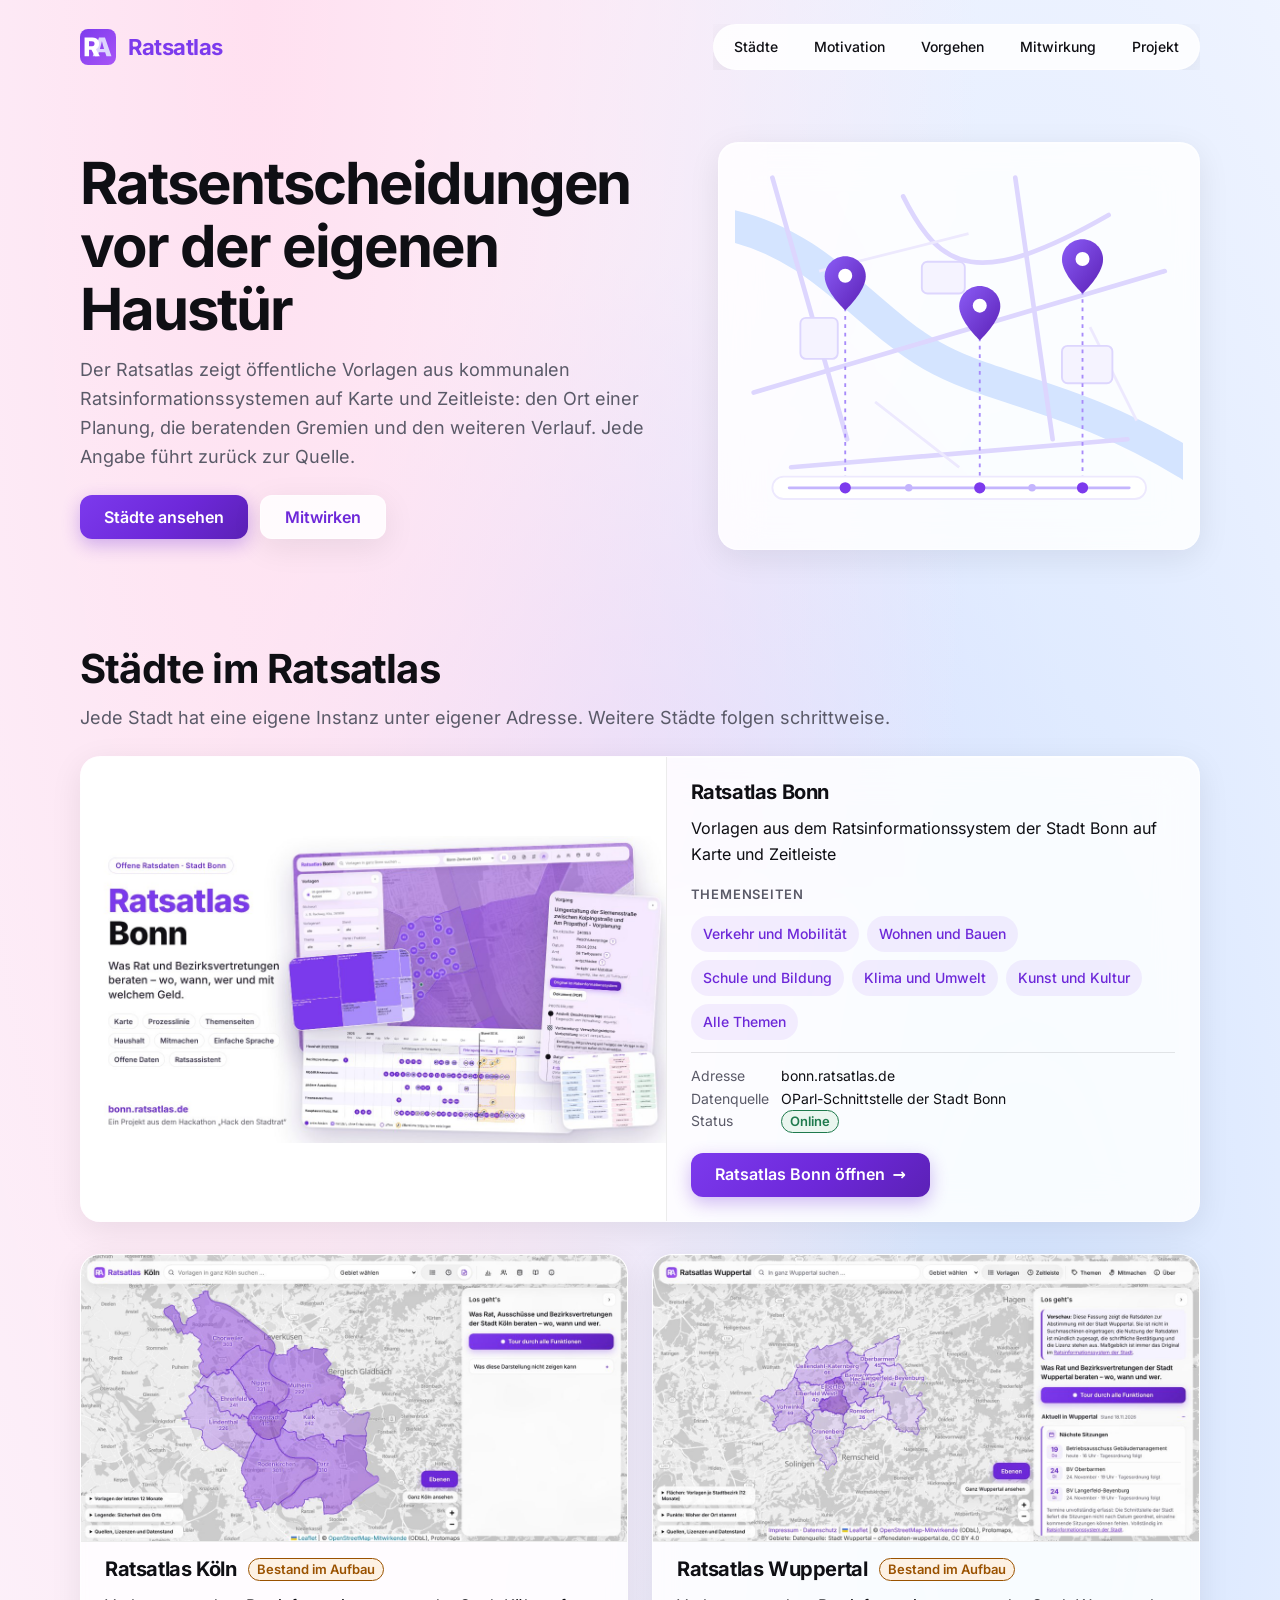
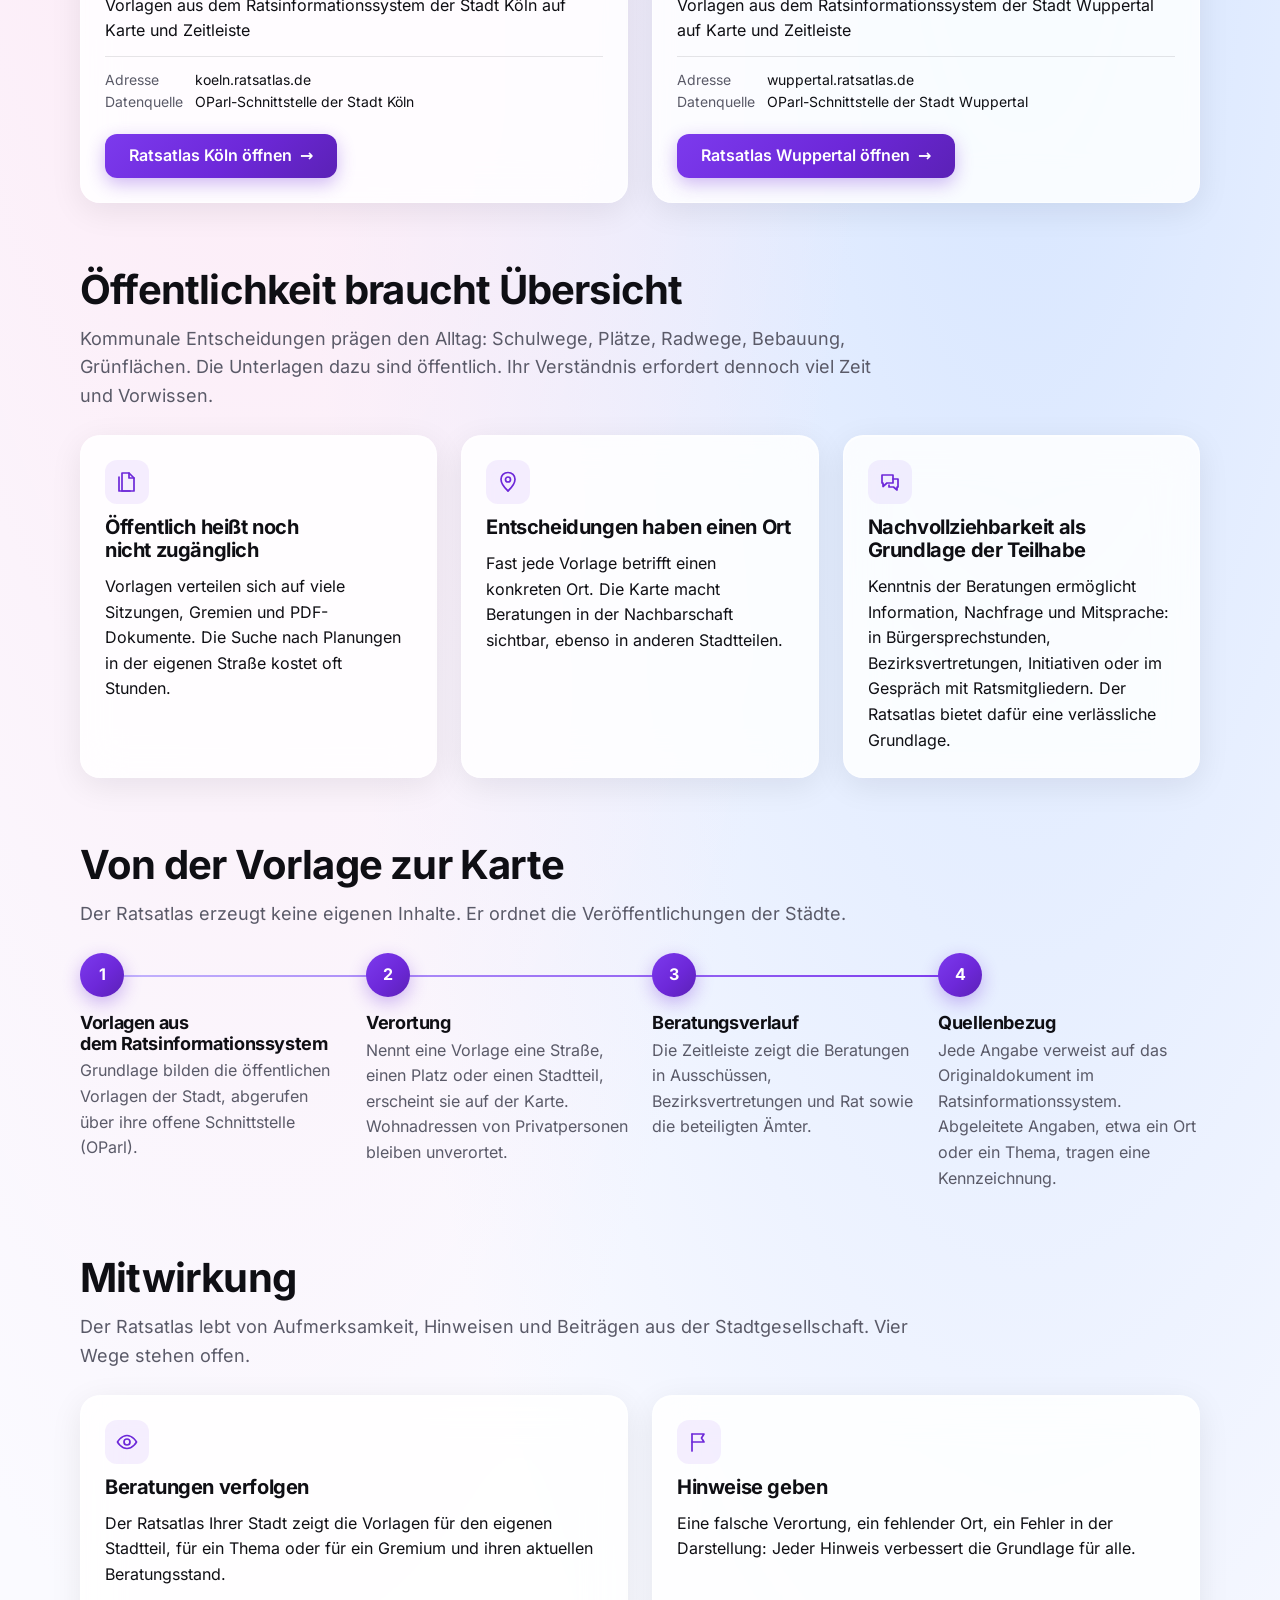
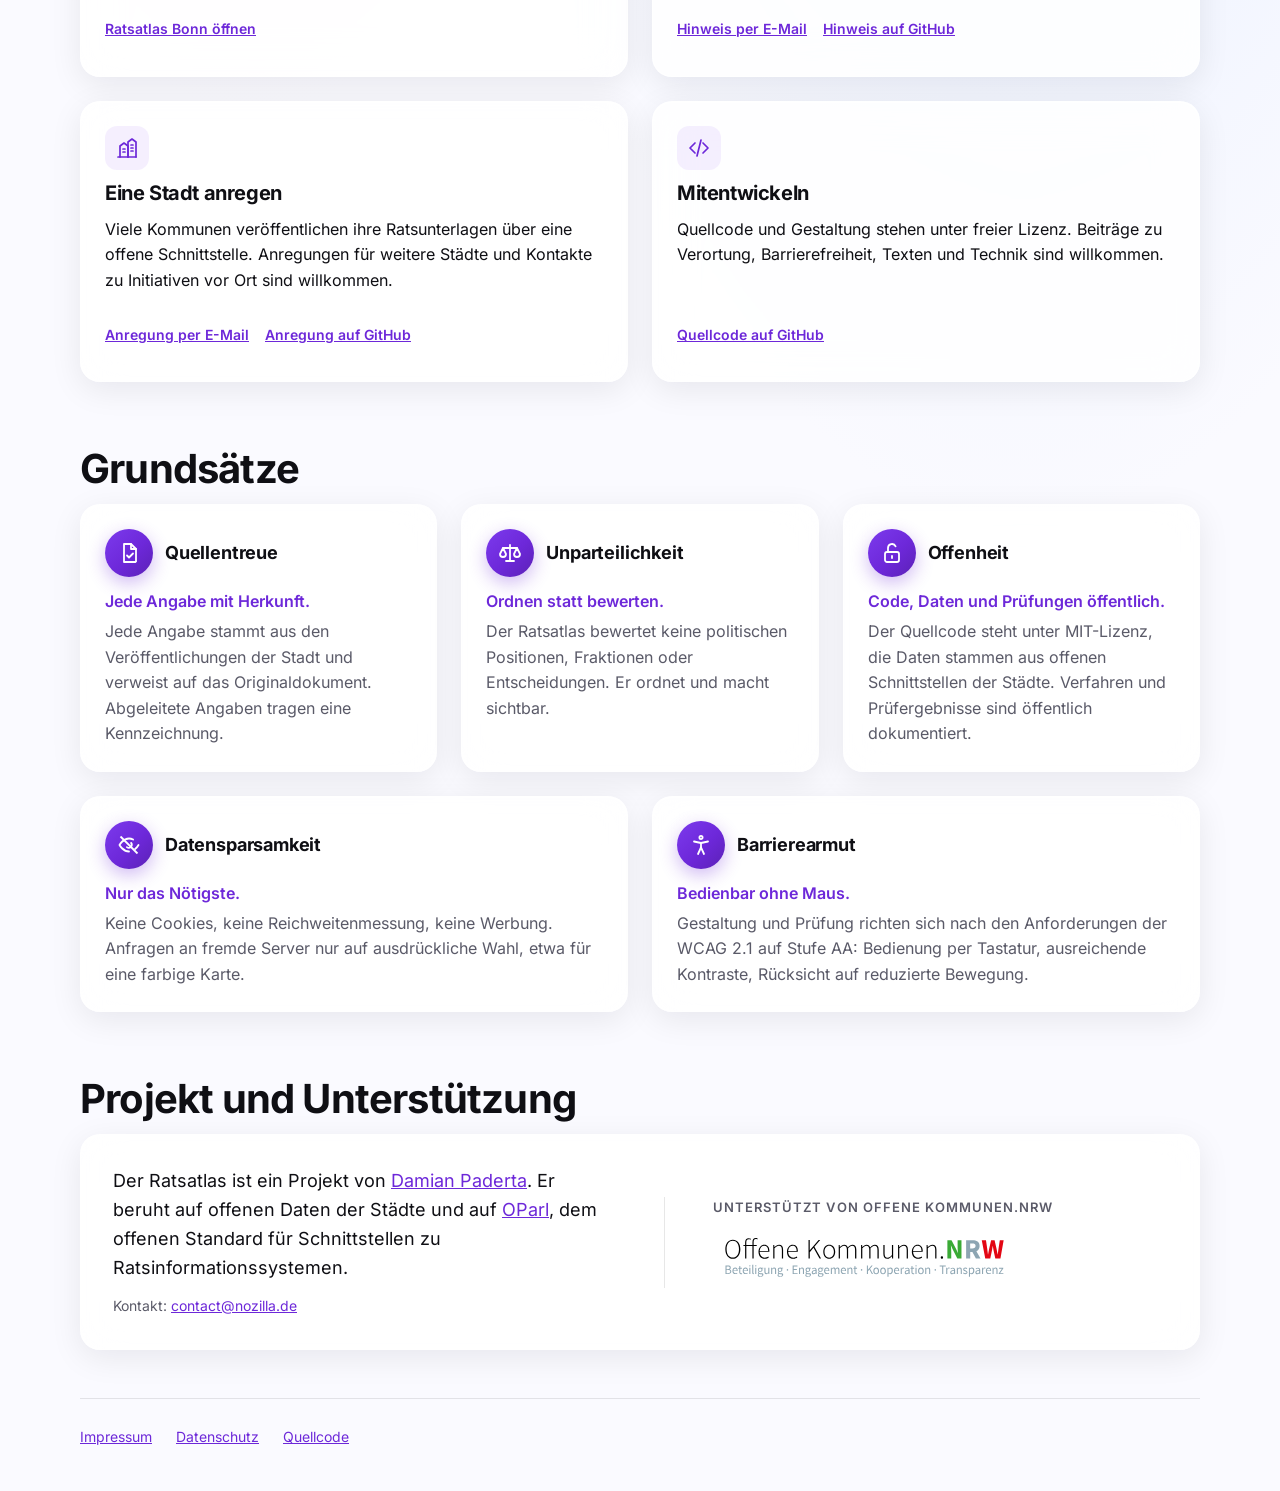
<file: index.html>
<!doctype html>
<html lang="de">
<head>
  <meta charset="utf-8">
  <meta name="viewport" content="width=device-width, initial-scale=1">
  <meta http-equiv="Content-Security-Policy" content="default-src 'self'; script-src 'self'; style-src 'self'; font-src 'self'; img-src 'self' data:; object-src 'none'; base-uri 'self'; form-action 'none'">
  <title>Ratsatlas – Ratsentscheidungen vor der eigenen Haustür</title>
  <meta name="description" content="Öffentliche Vorlagen aus Ratsinformationssystemen auf Karte und Zeitleiste – mit Gremien, Ämtern und Quellenangabe. Zuerst für Bonn.">
  <link rel="canonical" href="https://ratsatlas.de/">
  <meta name="theme-color" content="#7c3aed">
  <link rel="icon" href="favicon.ico?v=2" sizes="32x32">
  <link rel="icon" href="favicon.svg?v=2" type="image/svg+xml">
  <link rel="apple-touch-icon" href="apple-touch-icon.png?v=2">
  <link rel="manifest" href="site.webmanifest">
  <link rel="preload" href="fonts/inter-latin-wght-normal.woff2" as="font" type="font/woff2" crossorigin>
  <link rel="stylesheet" href="tokens.css">
  <link rel="stylesheet" href="style.css">
  <meta property="og:type" content="website">
  <meta property="og:locale" content="de_DE">
  <meta property="og:site_name" content="Ratsatlas">
  <meta property="og:title" content="Ratsatlas – Ratsentscheidungen vor der eigenen Haustür">
  <meta property="og:description" content="Öffentliche Vorlagen aus kommunalen Ratsinformationssystemen auf Karte und Zeitleiste – mit Gremien, Ämtern und Quellen.">
  <meta property="og:url" content="https://ratsatlas.de/">
  <meta property="og:image" content="https://ratsatlas.de/og-image.png?v=2">
  <meta property="og:image:type" content="image/png">
  <meta property="og:image:width" content="1200">
  <meta property="og:image:height" content="630">
  <meta property="og:image:alt" content="Ratsatlas: Ratsentscheidungen vor der eigenen Haustür – stilisierte Stadtkarte mit Ortsmarken über einer Zeitleiste">
  <meta name="twitter:card" content="summary_large_image">
  <meta name="twitter:title" content="Ratsatlas – Ratsentscheidungen vor der eigenen Haustür">
  <meta name="twitter:description" content="Öffentliche Vorlagen aus kommunalen Ratsinformationssystemen auf Karte und Zeitleiste – mit Gremien, Ämtern und Quellen.">
  <meta name="twitter:image" content="https://ratsatlas.de/og-image.png?v=2">
  <meta name="twitter:image:alt" content="Ratsatlas: Ratsentscheidungen vor der eigenen Haustür – stilisierte Stadtkarte mit Ortsmarken über einer Zeitleiste">
  <!-- jsonld:anfang (erzeugt von scripts/kacheln.py aus staedte.json – nicht von Hand ändern) -->
  <script type="application/ld+json">
  {
    "@context": "https://schema.org",
    "@type": "WebSite",
    "name": "Ratsatlas",
    "url": "https://ratsatlas.de/",
    "inLanguage": "de",
    "description": "Der Ratsatlas erschließt öffentliche Vorlagen aus kommunalen Ratsinformationssystemen räumlich, zeitlich und nach beteiligten Gremien und Ämtern.",
    "publisher": {
      "@type": "Person",
      "name": "Damian Paderta",
      "url": "https://paderta.com/"
    },
    "sponsor": {
      "@type": "Organization",
      "name": "Offene Kommunen.NRW",
      "url": "https://oknrw.de/"
    },
    "about": [
      "Kommunalpolitik",
      "Ratsinformationssystem",
      "Transparenz",
      "Bürgerbeteiligung"
    ],
    "isAccessibleForFree": true,
    "license": "https://opensource.org/licenses/MIT",
    "hasPart": [
      {
        "@type": "WebSite",
        "name": "Ratsatlas Bonn",
        "url": "https://bonn.ratsatlas.de/",
        "inLanguage": "de"
      }
    ]
  }
  </script>
  <!-- jsonld:ende -->
</head>
<body>
  <a class="sprung" href="#inhalt">Zum Inhalt</a>

  <header class="kopf">
    <a class="marke" href="./"><img src="favicon.svg?v=2" width="36" height="36" alt="">Ratsatlas</a>
    <nav class="leiste" aria-label="Abschnitte">
      <ul>
        <li><a href="#staedte">Städte</a></li>
        <li><a href="#motivation">Motivation</a></li>
        <li><a href="#vorgehen">Vorgehen</a></li>
        <li><a href="#mitwirkung">Mitwirkung</a></li>
        <li><a href="#projekt">Projekt</a></li>
      </ul>
    </nav>
  </header>

  <main class="inhalt" id="inhalt">

    <!-- 2 · Einstieg -->
    <section class="einstieg" aria-labelledby="titel">
      <div class="einstieg-text">
        <h1 id="titel">Ratsentscheidungen vor der eigenen Haustür</h1>
        <p class="einstieg-lead">Der Ratsatlas zeigt öffentliche Vorlagen aus kommunalen Ratsinformationssystemen auf Karte und Zeitleiste: den Ort einer Planung, die beratenden Gremien und den weiteren Verlauf. Jede Angabe führt zurück zur Quelle.</p>
        <p class="knoepfe">
          <a class="knopf" href="#staedte">Städte ansehen</a>
          <a class="knopf knopf-leise" href="#mitwirkung">Mitwirken</a>
        </p>
      </div>
      <div class="einstieg-bild glass" aria-hidden="true">
        <!-- Stilisierte Stadt: Fluss, Straßen, Ortsmarken und Zeitleiste; keine echten Kartendaten -->
        <svg viewBox="0 0 480 400" focusable="false">
          <defs>
            <linearGradient id="pin" x1="0" y1="0" x2="1" y2="1">
              <stop offset="0" stop-color="#8b5cf6"/>
              <stop offset="1" stop-color="#5b21b6"/>
            </linearGradient>
          </defs>
          <path d="M-10 70 C 90 90, 140 170, 210 210 S 360 250, 490 330" fill="none" stroke="#d4e4ff" stroke-width="34" stroke-linecap="round"/>
          <g fill="none" stroke="#ddd6fe" stroke-width="5" stroke-linecap="round">
            <path d="M40 20 L120 300"/>
            <path d="M20 250 L460 120"/>
            <path d="M300 20 L340 300"/>
            <path d="M180 40 C 220 120, 260 140, 400 60"/>
            <path d="M60 330 L420 300"/>
          </g>
          <g fill="none" stroke="#ede9fe" stroke-width="3">
            <path d="M90 120 L250 80"/>
            <path d="M150 260 L240 330"/>
            <path d="M380 180 L430 280"/>
          </g>
          <g fill="#f5f3ff" stroke="#ddd6fe" stroke-width="2">
            <rect x="200" y="110" width="46" height="34" rx="6"/>
            <rect x="350" y="200" width="54" height="40" rx="6"/>
            <rect x="70" y="170" width="40" height="44" rx="6"/>
          </g>
          <g stroke="#a78bfa" stroke-width="2" stroke-dasharray="4 5" fill="none">
            <path d="M118 150 L118 352"/>
            <path d="M262 182 L262 352"/>
            <path d="M372 132 L372 352"/>
          </g>
          <g>
            <path d="M118 104c-12 0-22 9.6-22 21.6C96 141.8 118 162 118 162s22-20.2 22-36.4c0-12-10-21.6-22-21.6z" fill="url(#pin)"/>
            <circle cx="118" cy="125" r="7.5" fill="#fff"/>
            <path d="M262 136c-12 0-22 9.6-22 21.6C240 173.8 262 194 262 194s22-20.2 22-36.4c0-12-10-21.6-22-21.6z" fill="url(#pin)"/>
            <circle cx="262" cy="157" r="7.5" fill="#fff"/>
            <path d="M372 86c-12 0-22 9.6-22 21.6C350 123.8 372 144 372 144s22-20.2 22-36.4c0-12-10-21.6-22-21.6z" fill="url(#pin)"/>
            <circle cx="372" cy="107" r="7.5" fill="#fff"/>
          </g>
          <rect x="40" y="340" width="400" height="24" rx="12" fill="#fff" stroke="#ede9fe" stroke-width="2"/>
          <path d="M58 352 H422" stroke="#c4b5fd" stroke-width="3" stroke-linecap="round"/>
          <g fill="#7c3aed">
            <circle cx="118" cy="352" r="6"/>
            <circle cx="262" cy="352" r="6"/>
            <circle cx="372" cy="352" r="6"/>
          </g>
          <g fill="#c4b5fd">
            <circle cx="186" cy="352" r="4"/>
            <circle cx="318" cy="352" r="4"/>
          </g>
        </svg>
      </div>
    </section>

    <!-- 3 · Städte -->
    <section class="abschnitt" id="staedte" aria-labelledby="staedte-titel">
      <h2 id="staedte-titel">Städte im Ratsatlas</h2>
      <p class="abschnitt-lead">Jede Stadt hat eine eigene Instanz unter eigener Adresse. Weitere Städte folgen schrittweise.</p>
      <!-- kacheln:anfang (erzeugt von scripts/kacheln.py aus staedte.json – nicht von Hand ändern) -->
      <ul class="kacheln">
        <li class="kachel glass kachel-link">
          <div class="kachel-kopf"><img src="vorschau/bonn-v2.jpg" width="1200" height="630" alt=""></div>
          <div class="kachel-inhalt">
            <h3>Ratsatlas Bonn</h3>
            <p class="kachel-text">Vorlagen aus dem Ratsinformationssystem der Stadt Bonn auf Karte und Zeitleiste</p>
            <p class="kachel-themen-titel" id="themen-bonn">Themenseiten</p>
            <ul class="kachel-themen" aria-labelledby="themen-bonn">
              <li><a href="https://bonn.ratsatlas.de/thema/verkehr-und-mobilitaet/" target="_blank" rel="noopener">Verkehr und Mobilität</a></li>
              <li><a href="https://bonn.ratsatlas.de/thema/wohnen-und-bauen/" target="_blank" rel="noopener">Wohnen und Bauen</a></li>
              <li><a href="https://bonn.ratsatlas.de/thema/schule-und-bildung/" target="_blank" rel="noopener">Schule und Bildung</a></li>
              <li><a href="https://bonn.ratsatlas.de/thema/klima-und-umwelt/" target="_blank" rel="noopener">Klima und Umwelt</a></li>
              <li><a href="https://bonn.ratsatlas.de/thema/kunst-und-kultur/" target="_blank" rel="noopener">Kunst und Kultur</a></li>
              <li><a href="https://bonn.ratsatlas.de/thema/" target="_blank" rel="noopener">Alle Themen</a></li>
            </ul>
            <dl class="kachel-angaben">
              <dt>Adresse</dt><dd>bonn.ratsatlas.de</dd>
              <dt>Datenquelle</dt><dd>OParl-Schnittstelle der Stadt Bonn</dd>
              <dt>Status</dt><dd><span class="status status-online">Online</span></dd>
            </dl>
            <p class="kachel-aktion"><a class="knopf kachel-knopf" href="https://bonn.ratsatlas.de" target="_blank" rel="noopener">Ratsatlas Bonn öffnen<span class="knopf-pfeil" aria-hidden="true">→</span></a></p>
          </div>
        </li>
      </ul>
      <ul class="kacheln kacheln-aufbau">
        <li class="kachel kachel-aufbau glass kachel-link">
          <div class="kachel-kopf"><img src="vorschau/koeln.jpg" width="1200" height="630" alt=""></div>
          <div class="kachel-inhalt">
            <div class="kachel-titelzeile"><h3>Ratsatlas Köln</h3> <span class="status status-vorbereitung">Bestand im Aufbau</span></div>
            <p class="kachel-text">Vorlagen aus dem Ratsinformationssystem der Stadt Köln auf Karte und Zeitleiste</p>
            <dl class="kachel-angaben">
              <dt>Adresse</dt><dd>koeln.ratsatlas.de</dd>
              <dt>Datenquelle</dt><dd>OParl-Schnittstelle der Stadt Köln</dd>
            </dl>
            <p class="kachel-aktion"><a class="knopf kachel-knopf" href="https://koeln.ratsatlas.de" target="_blank" rel="noopener">Ratsatlas Köln öffnen<span class="knopf-pfeil" aria-hidden="true">→</span></a></p>
          </div>
        </li>
        <li class="kachel kachel-aufbau glass kachel-link">
          <div class="kachel-kopf"><img src="vorschau/wuppertal.jpg" width="1200" height="630" alt=""></div>
          <div class="kachel-inhalt">
            <div class="kachel-titelzeile"><h3>Ratsatlas Wuppertal</h3> <span class="status status-vorbereitung">Bestand im Aufbau</span></div>
            <p class="kachel-text">Vorlagen aus dem Ratsinformationssystem der Stadt Wuppertal auf Karte und Zeitleiste</p>
            <dl class="kachel-angaben">
              <dt>Adresse</dt><dd>wuppertal.ratsatlas.de</dd>
              <dt>Datenquelle</dt><dd>OParl-Schnittstelle der Stadt Wuppertal</dd>
            </dl>
            <p class="kachel-aktion"><a class="knopf kachel-knopf" href="https://wuppertal.ratsatlas.de" target="_blank" rel="noopener">Ratsatlas Wuppertal öffnen<span class="knopf-pfeil" aria-hidden="true">→</span></a></p>
          </div>
        </li>
      </ul>
      <!-- kacheln:ende -->
    </section>

    <!-- 4 · Motivation -->
    <section class="abschnitt" id="motivation" aria-labelledby="motivation-titel">
      <h2 id="motivation-titel">Öffentlichkeit braucht Übersicht</h2>
      <p class="abschnitt-lead">Kommunale Entscheidungen prägen den Alltag: Schulwege, Plätze, Radwege, Bebauung, Grünflächen. Die Unterlagen dazu sind öffentlich. Ihr Verständnis erfordert dennoch viel Zeit und Vorwissen.</p>
      <ul class="karten karten-3">
        <li class="karte glass">
          <svg class="symbol" viewBox="0 0 24 24" aria-hidden="true" focusable="false"><path d="M7 3h7l5 5v13H7z"/><path d="M14 3v5h5"/><path d="M4 7v14h11"/></svg>
          <h3>Öffentlich heißt noch nicht zugänglich</h3>
          <p>Vorlagen verteilen sich auf viele Sitzungen, Gremien und PDF-Dokumente. Die Suche nach Planungen in der eigenen Straße kostet oft Stunden.</p>
        </li>
        <li class="karte glass">
          <svg class="symbol" viewBox="0 0 24 24" aria-hidden="true" focusable="false"><path d="M12 2.5c-4 0-7 3-7 6.8C5 14.6 12 21 12 21s7-6.4 7-11.7c0-3.8-3-6.8-7-6.8z"/><circle cx="12" cy="9.5" r="2.5"/></svg>
          <h3>Entscheidungen haben einen Ort</h3>
          <p>Fast jede Vorlage betrifft einen konkreten Ort. Die Karte macht Beratungen in der Nachbarschaft sichtbar, ebenso in anderen Stadtteilen.</p>
        </li>
        <li class="karte glass">
          <svg class="symbol" viewBox="0 0 24 24" aria-hidden="true" focusable="false"><path d="M4 5h11v8H9l-4 3.5V13H4z"/><path d="M15 9h5v8h-1v3l-3.5-3H11v-2"/></svg>
          <h3>Nachvollziehbarkeit als Grundlage der Teilhabe</h3>
          <p>Kenntnis der Beratungen ermöglicht Information, Nachfrage und Mitsprache: in Bürgersprechstunden, Bezirksvertretungen, Initiativen oder im Gespräch mit Ratsmitgliedern. Der Ratsatlas bietet dafür eine verlässliche Grundlage.</p>
        </li>
      </ul>
    </section>

    <!-- 5 · Vorgehen -->
    <section class="abschnitt" id="vorgehen" aria-labelledby="vorgehen-titel">
      <h2 id="vorgehen-titel">Von der Vorlage zur Karte</h2>
      <p class="abschnitt-lead">Der Ratsatlas erzeugt keine eigenen Inhalte. Er ordnet die Veröffentlichungen der Städte.</p>
      <ol class="schritte">
        <li>
          <h3>Vorlagen aus dem Ratsinformationssystem</h3>
          <p>Grundlage bilden die öffentlichen Vorlagen der Stadt, abgerufen über ihre offene Schnittstelle (OParl).</p>
        </li>
        <li>
          <h3>Verortung</h3>
          <p>Nennt eine Vorlage eine Straße, einen Platz oder einen Stadtteil, erscheint sie auf der Karte. Wohnadressen von Privatpersonen bleiben unverortet.</p>
        </li>
        <li>
          <h3>Beratungsverlauf</h3>
          <p>Die Zeitleiste zeigt die Beratungen in Ausschüssen, Bezirksvertretungen und Rat sowie die beteiligten Ämter.</p>
        </li>
        <li>
          <h3>Quellenbezug</h3>
          <p>Jede Angabe verweist auf das Originaldokument im Ratsinformationssystem. Abgeleitete Angaben, etwa ein Ort oder ein Thema, tragen eine Kennzeichnung.</p>
        </li>
      </ol>
    </section>

    <!-- 6 · Mitwirkung -->
    <section class="abschnitt" id="mitwirkung" aria-labelledby="mitwirkung-titel">
      <h2 id="mitwirkung-titel">Mitwirkung</h2>
      <p class="abschnitt-lead">Der Ratsatlas lebt von Aufmerksamkeit, Hinweisen und Beiträgen aus der Stadtgesellschaft. Vier Wege stehen offen.</p>
      <ul class="karten">
        <li class="karte glass">
          <svg class="symbol" viewBox="0 0 24 24" aria-hidden="true" focusable="false"><path d="M2.5 12S6 5.5 12 5.5 21.5 12 21.5 12 18 18.5 12 18.5 2.5 12 2.5 12z"/><circle cx="12" cy="12" r="3"/></svg>
          <h3>Beratungen verfolgen</h3>
          <p>Der Ratsatlas Ihrer Stadt zeigt die Vorlagen für den eigenen Stadtteil, für ein Thema oder für ein Gremium und ihren aktuellen Beratungsstand.</p>
          <p class="karte-links"><a href="https://bonn.ratsatlas.de" target="_blank" rel="noopener">Ratsatlas Bonn öffnen</a></p>
        </li>
        <li class="karte glass">
          <svg class="symbol" viewBox="0 0 24 24" aria-hidden="true" focusable="false"><path d="M5 21V4"/><path d="M5 4h12l-2.5 4L17 12H5"/></svg>
          <h3>Hinweise geben</h3>
          <p>Eine falsche Verortung, ein fehlender Ort, ein Fehler in der Darstellung: Jeder Hinweis verbessert die Grundlage für alle.</p>
          <p class="karte-links"><a href="mailto:damian.paderta@oknrw.de?subject=Hinweis%20zum%20Ratsatlas">Hinweis per E-Mail</a> <a href="https://github.com/daimpad/ratsatlas/issues/new" target="_blank" rel="noopener">Hinweis auf GitHub</a></p>
        </li>
        <li class="karte glass">
          <svg class="symbol" viewBox="0 0 24 24" aria-hidden="true" focusable="false"><path d="M3 21h18"/><path d="M5 21V10l4-3 4 3v11"/><path d="M13 21V6l4-3 4 3v15"/><path d="M8 13h2M8 16h2M16 9h2M16 12h2M16 15h2"/></svg>
          <h3>Eine Stadt anregen</h3>
          <p>Viele Kommunen veröffentlichen ihre Ratsunterlagen über eine offene Schnittstelle. Anregungen für weitere Städte und Kontakte zu Initiativen vor Ort sind willkommen.</p>
          <p class="karte-links"><a href="mailto:damian.paderta@oknrw.de?subject=Anregung%20f%C3%BCr%20eine%20Stadt%20im%20Ratsatlas">Anregung per E-Mail</a> <a href="https://github.com/daimpad/ratsatlas/issues/new" target="_blank" rel="noopener">Anregung auf GitHub</a></p>
        </li>
        <li class="karte glass">
          <svg class="symbol" viewBox="0 0 24 24" aria-hidden="true" focusable="false"><path d="M8 7l-5 5 5 5"/><path d="M16 7l5 5-5 5"/><path d="M14 4l-4 16"/></svg>
          <h3>Mitentwickeln</h3>
          <p>Quellcode und Gestaltung stehen unter freier Lizenz. Beiträge zu Verortung, Barrierefreiheit, Texten und Technik sind willkommen.</p>
          <p class="karte-links"><a href="https://github.com/daimpad/ratsatlas" target="_blank" rel="noopener">Quellcode auf GitHub</a></p>
        </li>
      </ul>
    </section>

    <!-- 7 · Grundsätze -->
    <section class="abschnitt" id="grundsaetze" aria-labelledby="grundsaetze-titel">
      <h2 id="grundsaetze-titel">Grundsätze</h2>
      <dl class="grundsaetze">
        <div class="grundsatz glass">
          <dt><svg class="grundsatz-symbol" viewBox="0 0 24 24" aria-hidden="true" focusable="false"><path d="M7 3h7l5 5v13H7z"/><path d="M14 3v5h5"/><path d="M10 14.5l2 2 4-4"/></svg>Quellentreue</dt>
          <dd><strong class="grundsatz-kern">Jede Angabe mit Herkunft.</strong> Jede Angabe stammt aus den Veröffentlichungen der Stadt und verweist auf das Originaldokument. Abgeleitete Angaben tragen eine Kennzeichnung.</dd>
        </div>
        <div class="grundsatz glass">
          <dt><svg class="grundsatz-symbol" viewBox="0 0 24 24" aria-hidden="true" focusable="false"><path d="M12 4v16"/><path d="M8 20h8"/><path d="M5 7h14"/><path d="M5 7l-3 6a3 3 0 0 0 6 0z"/><path d="M19 7l-3 6a3 3 0 0 0 6 0z"/></svg>Unparteilichkeit</dt>
          <dd><strong class="grundsatz-kern">Ordnen statt bewerten.</strong> Der Ratsatlas bewertet keine politischen Positionen, Fraktionen oder Entscheidungen. Er ordnet und macht sichtbar.</dd>
        </div>
        <div class="grundsatz glass">
          <dt><svg class="grundsatz-symbol" viewBox="0 0 24 24" aria-hidden="true" focusable="false"><rect x="5" y="11" width="14" height="10" rx="2"/><path d="M8 11V7a4 4 0 0 1 7.6-1.7"/><path d="M12 15v2"/></svg>Offenheit</dt>
          <dd><strong class="grundsatz-kern">Code, Daten und Prüfungen öffentlich.</strong> Der Quellcode steht unter MIT-Lizenz, die Daten stammen aus offenen Schnittstellen der Städte. Verfahren und Prüfergebnisse sind öffentlich dokumentiert.</dd>
        </div>
        <div class="grundsatz glass">
          <dt><svg class="grundsatz-symbol" viewBox="0 0 24 24" aria-hidden="true" focusable="false"><path d="M2.5 12S6 5.5 12 5.5c1.5 0 2.9.4 4.1 1M21.5 12s-1.2 2.2-3.4 4M12 18.5C6 18.5 2.5 12 2.5 12"/><path d="M9.9 14.1a3 3 0 0 0 4.2-4.2"/><path d="M3 3l18 18"/></svg>Datensparsamkeit</dt>
          <dd><strong class="grundsatz-kern">Nur das Nötigste.</strong> Keine Cookies, keine Reichweitenmessung, keine Werbung. Anfragen an fremde Server nur auf ausdrückliche Wahl, etwa für eine farbige Karte.</dd>
        </div>
        <div class="grundsatz glass">
          <dt><svg class="grundsatz-symbol" viewBox="0 0 24 24" aria-hidden="true" focusable="false"><circle cx="12" cy="4.5" r="1.6"/><path d="M5 8.5l7 1.5 7-1.5"/><path d="M12 10v4.5"/><path d="M12 14.5L9 21"/><path d="M12 14.5L15 21"/></svg>Barrierearmut</dt>
          <dd><strong class="grundsatz-kern">Bedienbar ohne Maus.</strong> Gestaltung und Prüfung richten sich nach den Anforderungen der WCAG 2.1 auf Stufe AA: Bedienung per Tastatur, ausreichende Kontraste, Rücksicht auf reduzierte Bewegung.</dd>
        </div>
      </dl>
    </section>

    <!-- 8 · Projekt und Unterstützung -->
    <section class="abschnitt" id="projekt" aria-labelledby="projekt-titel">
      <h2 id="projekt-titel">Projekt und Unterstützung</h2>
      <div class="projekt glass">
        <div class="projekt-text">
          <p>Der Ratsatlas ist ein Projekt von <a href="https://paderta.com/" target="_blank" rel="noopener">Damian Paderta</a>. Er beruht auf offenen Daten der Städte und auf <a href="https://oparl.org/" target="_blank" rel="noopener">OParl</a>, dem offenen Standard für Schnittstellen zu Ratsinformationssystemen.</p>
          <p class="projekt-kontakt">Kontakt: <a href="mailto:contact@nozilla.de">contact@nozilla.de</a></p>
        </div>
        <div class="projekt-unterstuetzung">
          <p class="projekt-label">Unterstützt von Offene Kommunen.NRW</p>
          <a class="projekt-logo" href="https://oknrw.de/" target="_blank" rel="noopener"><img src="partner/oknrw.svg" width="271" height="46" alt="Offene Kommunen.NRW"></a>
        </div>
      </div>
    </section>

  </main>

  <footer class="fuss">
    <ul>
      <li><a href="https://nozilla.de/impressum/" target="_blank" rel="noopener">Impressum</a></li>
      <li><a href="datenschutz.html">Datenschutz</a></li>
      <li><a href="https://github.com/daimpad/ratsatlas" target="_blank" rel="noopener">Quellcode</a></li>
    </ul>
  </footer>
</body>
</html>
</file>
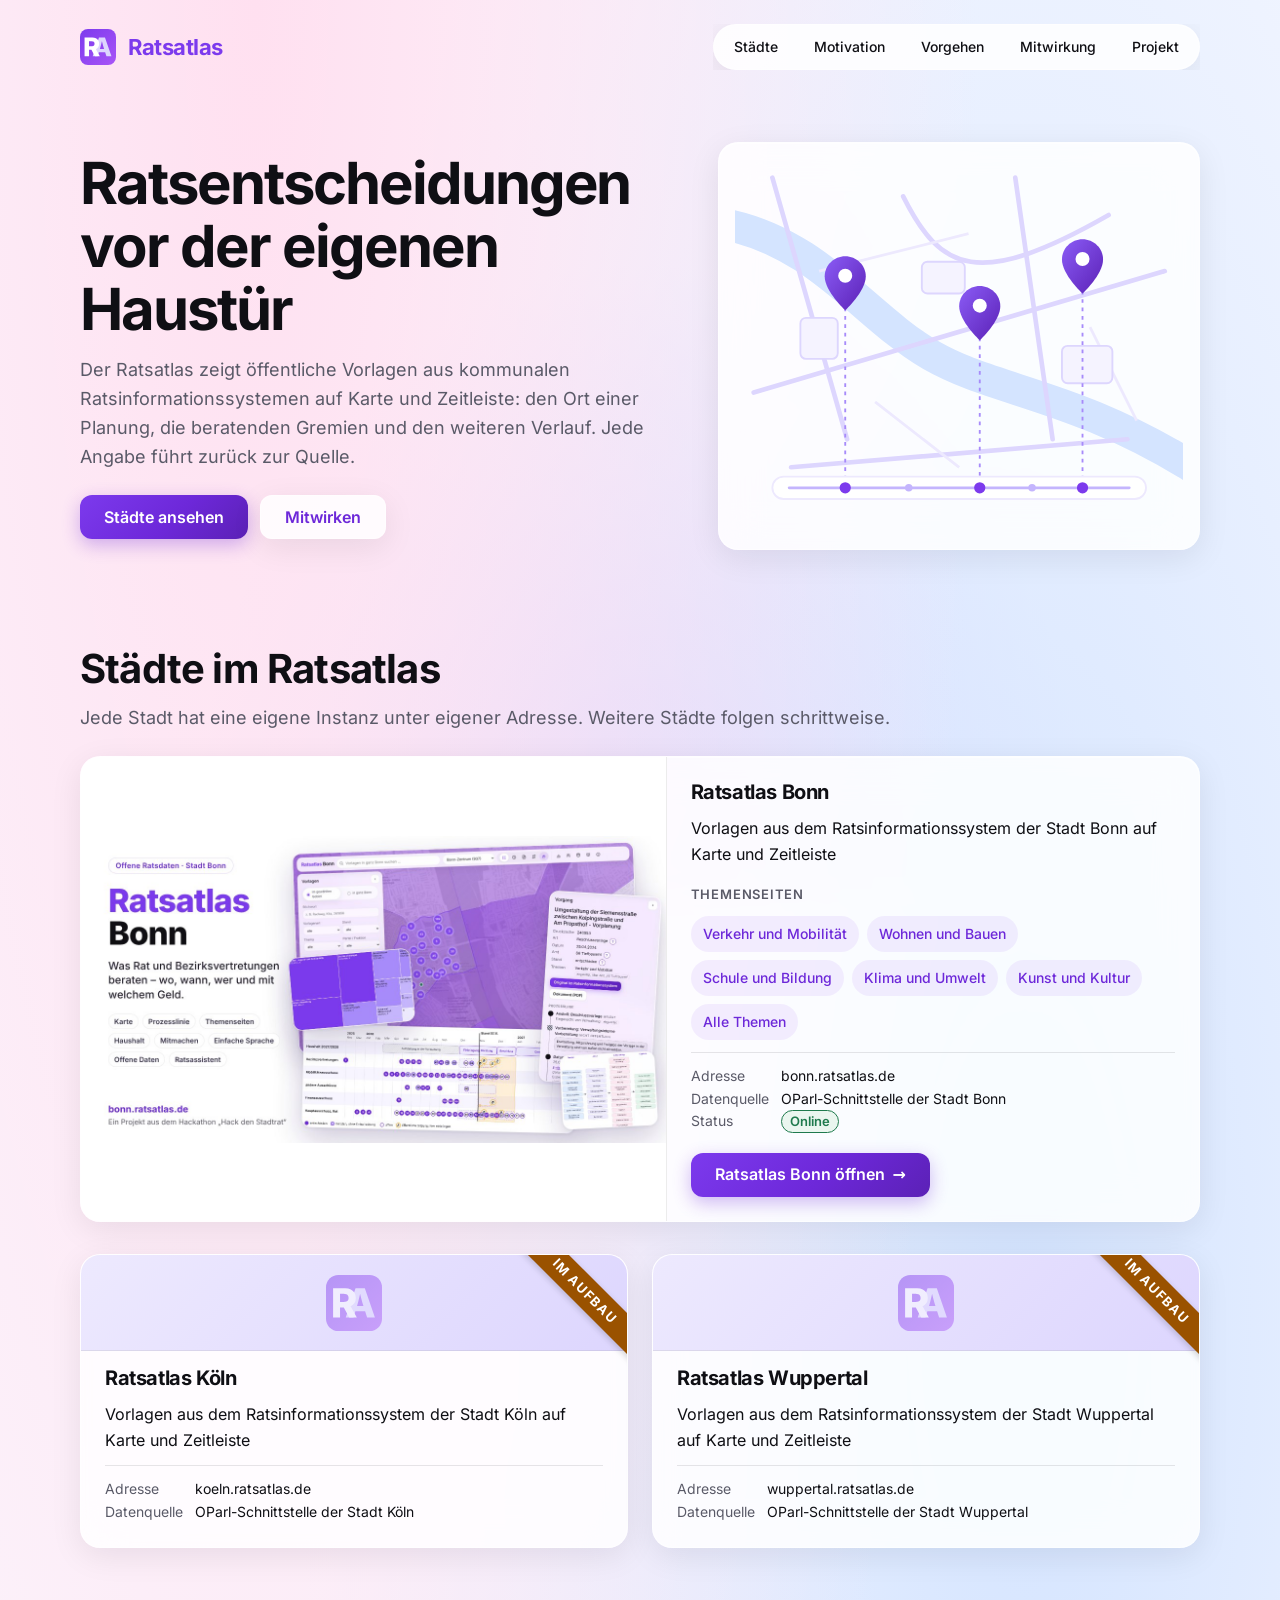
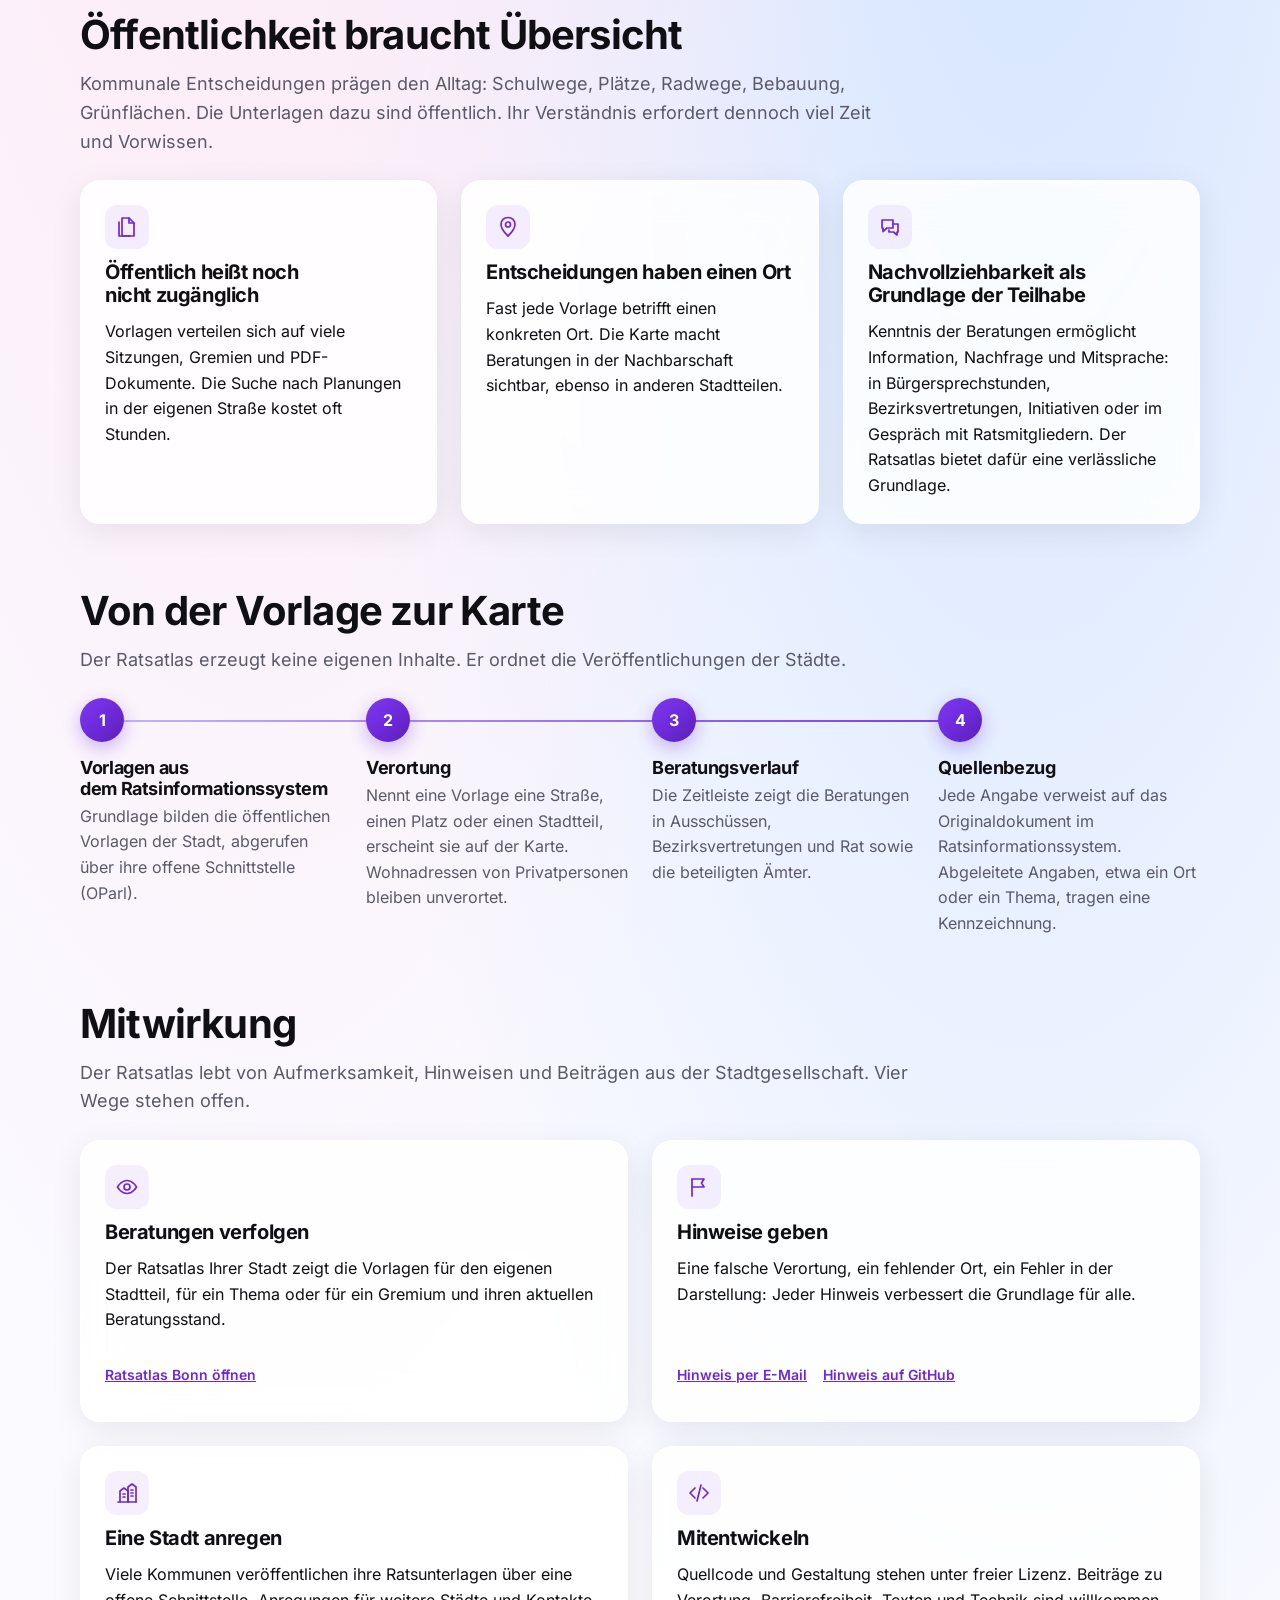
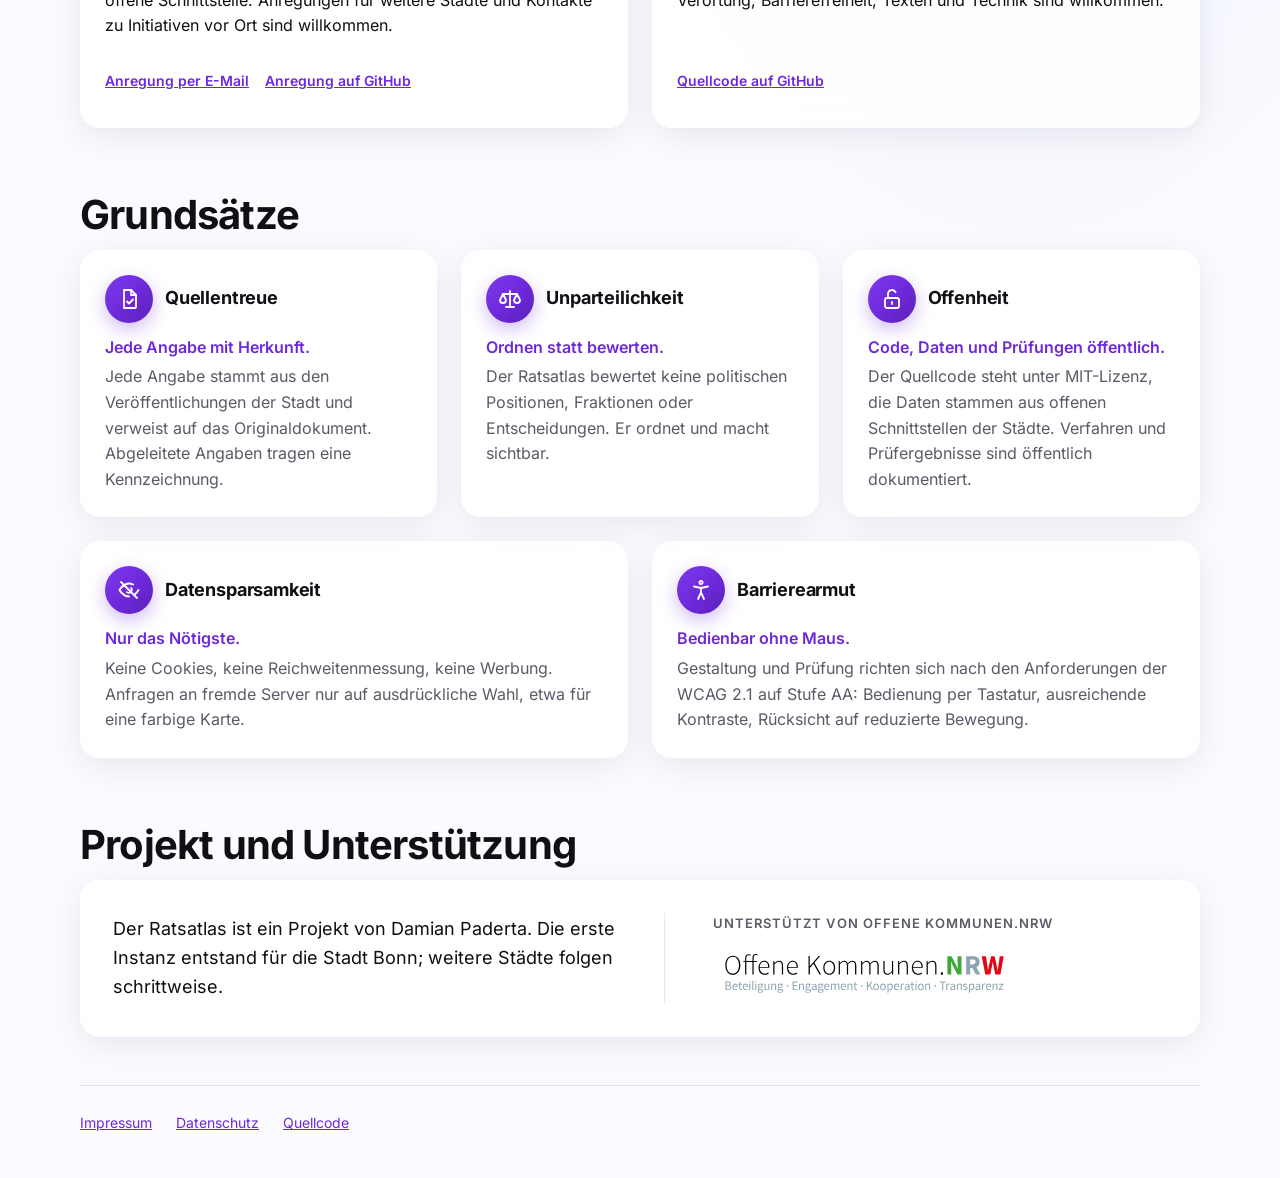
<file: site/index.html>
<!doctype html>
<html lang="de">
<head>
  <meta charset="utf-8">
  <meta name="viewport" content="width=device-width, initial-scale=1">
  <meta http-equiv="Content-Security-Policy" content="default-src 'self'; script-src 'self'; style-src 'self'; font-src 'self'; img-src 'self' data:; object-src 'none'; base-uri 'self'; form-action 'none'">
  <title>Ratsatlas – Ratsentscheidungen vor der eigenen Haustür</title>
  <meta name="description" content="Öffentliche Vorlagen aus Ratsinformationssystemen auf Karte und Zeitleiste – mit Gremien, Ämtern und Quellenangabe. Zuerst für Bonn.">
  <link rel="canonical" href="https://ratsatlas.de/">
  <meta name="theme-color" content="#7c3aed">
  <link rel="icon" href="favicon.ico?v=2" sizes="32x32">
  <link rel="icon" href="favicon.svg?v=2" type="image/svg+xml">
  <link rel="apple-touch-icon" href="apple-touch-icon.png?v=2">
  <link rel="manifest" href="site.webmanifest">
  <link rel="preload" href="fonts/inter-latin-wght-normal.woff2" as="font" type="font/woff2" crossorigin>
  <link rel="stylesheet" href="tokens.css">
  <link rel="stylesheet" href="style.css">
  <meta property="og:type" content="website">
  <meta property="og:locale" content="de_DE">
  <meta property="og:site_name" content="Ratsatlas">
  <meta property="og:title" content="Ratsatlas – Ratsentscheidungen vor der eigenen Haustür">
  <meta property="og:description" content="Öffentliche Vorlagen aus kommunalen Ratsinformationssystemen auf Karte und Zeitleiste – mit Gremien, Ämtern und Quellen.">
  <meta property="og:url" content="https://ratsatlas.de/">
  <meta property="og:image" content="https://ratsatlas.de/og-image.png?v=2">
  <meta property="og:image:type" content="image/png">
  <meta property="og:image:width" content="1200">
  <meta property="og:image:height" content="630">
  <meta property="og:image:alt" content="Ratsatlas: Ratsentscheidungen vor der eigenen Haustür – stilisierte Stadtkarte mit Ortsmarken über einer Zeitleiste">
  <meta name="twitter:card" content="summary_large_image">
  <meta name="twitter:title" content="Ratsatlas – Ratsentscheidungen vor der eigenen Haustür">
  <meta name="twitter:description" content="Öffentliche Vorlagen aus kommunalen Ratsinformationssystemen auf Karte und Zeitleiste – mit Gremien, Ämtern und Quellen.">
  <meta name="twitter:image" content="https://ratsatlas.de/og-image.png?v=2">
  <meta name="twitter:image:alt" content="Ratsatlas: Ratsentscheidungen vor der eigenen Haustür – stilisierte Stadtkarte mit Ortsmarken über einer Zeitleiste">
  <!-- jsonld:anfang (erzeugt von scripts/kacheln.py aus staedte.json – nicht von Hand ändern) -->
  <script type="application/ld+json">
  {
    "@context": "https://schema.org",
    "@type": "WebSite",
    "name": "Ratsatlas",
    "url": "https://ratsatlas.de/",
    "inLanguage": "de",
    "description": "Der Ratsatlas erschließt öffentliche Vorlagen aus kommunalen Ratsinformationssystemen räumlich, zeitlich und nach beteiligten Gremien und Ämtern.",
    "publisher": {
      "@type": "Person",
      "name": "Damian Paderta"
    },
    "sponsor": {
      "@type": "Organization",
      "name": "Offene Kommunen.NRW",
      "url": "https://oknrw.de/"
    },
    "about": [
      "Kommunalpolitik",
      "Ratsinformationssystem",
      "Transparenz",
      "Bürgerbeteiligung"
    ],
    "isAccessibleForFree": true,
    "license": "https://opensource.org/licenses/MIT",
    "hasPart": [
      {
        "@type": "WebSite",
        "name": "Ratsatlas Bonn",
        "url": "https://bonn.ratsatlas.de/",
        "inLanguage": "de"
      }
    ]
  }
  </script>
  <!-- jsonld:ende -->
</head>
<body>
  <a class="sprung" href="#inhalt">Zum Inhalt</a>

  <header class="kopf">
    <a class="marke" href="./"><img src="favicon.svg?v=2" width="36" height="36" alt="">Ratsatlas</a>
    <nav class="leiste" aria-label="Abschnitte">
      <ul>
        <li><a href="#staedte">Städte</a></li>
        <li><a href="#motivation">Motivation</a></li>
        <li><a href="#vorgehen">Vorgehen</a></li>
        <li><a href="#mitwirkung">Mitwirkung</a></li>
        <li><a href="#projekt">Projekt</a></li>
      </ul>
    </nav>
  </header>

  <main class="inhalt" id="inhalt">

    <!-- 2 · Einstieg -->
    <section class="einstieg" aria-labelledby="titel">
      <div class="einstieg-text">
        <h1 id="titel">Ratsentscheidungen vor der eigenen Haustür</h1>
        <p class="einstieg-lead">Der Ratsatlas zeigt öffentliche Vorlagen aus kommunalen Ratsinformationssystemen auf Karte und Zeitleiste: den Ort einer Planung, die beratenden Gremien und den weiteren Verlauf. Jede Angabe führt zurück zur Quelle.</p>
        <p class="knoepfe">
          <a class="knopf" href="#staedte">Städte ansehen</a>
          <a class="knopf knopf-leise" href="#mitwirkung">Mitwirken</a>
        </p>
      </div>
      <div class="einstieg-bild glass" aria-hidden="true">
        <!-- Stilisierte Stadt: Fluss, Straßen, Ortsmarken und Zeitleiste; keine echten Kartendaten -->
        <svg viewBox="0 0 480 400" focusable="false">
          <defs>
            <linearGradient id="pin" x1="0" y1="0" x2="1" y2="1">
              <stop offset="0" stop-color="#8b5cf6"/>
              <stop offset="1" stop-color="#5b21b6"/>
            </linearGradient>
          </defs>
          <path d="M-10 70 C 90 90, 140 170, 210 210 S 360 250, 490 330" fill="none" stroke="#d4e4ff" stroke-width="34" stroke-linecap="round"/>
          <g fill="none" stroke="#ddd6fe" stroke-width="5" stroke-linecap="round">
            <path d="M40 20 L120 300"/>
            <path d="M20 250 L460 120"/>
            <path d="M300 20 L340 300"/>
            <path d="M180 40 C 220 120, 260 140, 400 60"/>
            <path d="M60 330 L420 300"/>
          </g>
          <g fill="none" stroke="#ede9fe" stroke-width="3">
            <path d="M90 120 L250 80"/>
            <path d="M150 260 L240 330"/>
            <path d="M380 180 L430 280"/>
          </g>
          <g fill="#f5f3ff" stroke="#ddd6fe" stroke-width="2">
            <rect x="200" y="110" width="46" height="34" rx="6"/>
            <rect x="350" y="200" width="54" height="40" rx="6"/>
            <rect x="70" y="170" width="40" height="44" rx="6"/>
          </g>
          <g stroke="#a78bfa" stroke-width="2" stroke-dasharray="4 5" fill="none">
            <path d="M118 150 L118 352"/>
            <path d="M262 182 L262 352"/>
            <path d="M372 132 L372 352"/>
          </g>
          <g>
            <path d="M118 104c-12 0-22 9.6-22 21.6C96 141.8 118 162 118 162s22-20.2 22-36.4c0-12-10-21.6-22-21.6z" fill="url(#pin)"/>
            <circle cx="118" cy="125" r="7.5" fill="#fff"/>
            <path d="M262 136c-12 0-22 9.6-22 21.6C240 173.8 262 194 262 194s22-20.2 22-36.4c0-12-10-21.6-22-21.6z" fill="url(#pin)"/>
            <circle cx="262" cy="157" r="7.5" fill="#fff"/>
            <path d="M372 86c-12 0-22 9.6-22 21.6C350 123.8 372 144 372 144s22-20.2 22-36.4c0-12-10-21.6-22-21.6z" fill="url(#pin)"/>
            <circle cx="372" cy="107" r="7.5" fill="#fff"/>
          </g>
          <rect x="40" y="340" width="400" height="24" rx="12" fill="#fff" stroke="#ede9fe" stroke-width="2"/>
          <path d="M58 352 H422" stroke="#c4b5fd" stroke-width="3" stroke-linecap="round"/>
          <g fill="#7c3aed">
            <circle cx="118" cy="352" r="6"/>
            <circle cx="262" cy="352" r="6"/>
            <circle cx="372" cy="352" r="6"/>
          </g>
          <g fill="#c4b5fd">
            <circle cx="186" cy="352" r="4"/>
            <circle cx="318" cy="352" r="4"/>
          </g>
        </svg>
      </div>
    </section>

    <!-- 3 · Städte -->
    <section class="abschnitt" id="staedte" aria-labelledby="staedte-titel">
      <h2 id="staedte-titel">Städte im Ratsatlas</h2>
      <p class="abschnitt-lead">Jede Stadt hat eine eigene Instanz unter eigener Adresse. Weitere Städte folgen schrittweise.</p>
      <!-- kacheln:anfang (erzeugt von scripts/kacheln.py aus staedte.json – nicht von Hand ändern) -->
      <ul class="kacheln">
        <li class="kachel glass kachel-link">
          <div class="kachel-kopf"><img src="vorschau/bonn-v2.jpg" width="1200" height="630" alt=""></div>
          <div class="kachel-inhalt">
            <h3>Ratsatlas Bonn</h3>
            <p class="kachel-text">Vorlagen aus dem Ratsinformationssystem der Stadt Bonn auf Karte und Zeitleiste</p>
            <p class="kachel-themen-titel" id="themen-bonn">Themenseiten</p>
            <ul class="kachel-themen" aria-labelledby="themen-bonn">
              <li><a href="https://bonn.ratsatlas.de/thema/verkehr-und-mobilitaet/">Verkehr und Mobilität</a></li>
              <li><a href="https://bonn.ratsatlas.de/thema/wohnen-und-bauen/">Wohnen und Bauen</a></li>
              <li><a href="https://bonn.ratsatlas.de/thema/schule-und-bildung/">Schule und Bildung</a></li>
              <li><a href="https://bonn.ratsatlas.de/thema/klima-und-umwelt/">Klima und Umwelt</a></li>
              <li><a href="https://bonn.ratsatlas.de/thema/kunst-und-kultur/">Kunst und Kultur</a></li>
              <li><a href="https://bonn.ratsatlas.de/thema/">Alle Themen</a></li>
            </ul>
            <dl class="kachel-angaben">
              <dt>Adresse</dt><dd>bonn.ratsatlas.de</dd>
              <dt>Datenquelle</dt><dd>OParl-Schnittstelle der Stadt Bonn</dd>
              <dt>Status</dt><dd><span class="status status-online">Online</span></dd>
            </dl>
            <p class="kachel-aktion"><a class="knopf kachel-knopf" href="https://bonn.ratsatlas.de">Ratsatlas Bonn öffnen<span class="knopf-pfeil" aria-hidden="true">→</span></a></p>
          </div>
        </li>
      </ul>
      <ul class="kacheln kacheln-aufbau">
        <li class="kachel kachel-aufbau glass">
          <div class="kachel-kopf"><img class="kachel-symbol" src="favicon.svg" width="56" height="56" alt=""></div>
          <div class="kachel-inhalt">
            <h3>Ratsatlas Köln</h3>
            <p class="banderole">Im Aufbau</p>
            <p class="kachel-text">Vorlagen aus dem Ratsinformationssystem der Stadt Köln auf Karte und Zeitleiste</p>
            <dl class="kachel-angaben">
              <dt>Adresse</dt><dd>koeln.ratsatlas.de</dd>
              <dt>Datenquelle</dt><dd>OParl-Schnittstelle der Stadt Köln</dd>
            </dl>
          </div>
        </li>
        <li class="kachel kachel-aufbau glass">
          <div class="kachel-kopf"><img class="kachel-symbol" src="favicon.svg" width="56" height="56" alt=""></div>
          <div class="kachel-inhalt">
            <h3>Ratsatlas Wuppertal</h3>
            <p class="banderole">Im Aufbau</p>
            <p class="kachel-text">Vorlagen aus dem Ratsinformationssystem der Stadt Wuppertal auf Karte und Zeitleiste</p>
            <dl class="kachel-angaben">
              <dt>Adresse</dt><dd>wuppertal.ratsatlas.de</dd>
              <dt>Datenquelle</dt><dd>OParl-Schnittstelle der Stadt Wuppertal</dd>
            </dl>
          </div>
        </li>
      </ul>
      <!-- kacheln:ende -->
    </section>

    <!-- 4 · Motivation -->
    <section class="abschnitt" id="motivation" aria-labelledby="motivation-titel">
      <h2 id="motivation-titel">Öffentlichkeit braucht Übersicht</h2>
      <p class="abschnitt-lead">Kommunale Entscheidungen prägen den Alltag: Schulwege, Plätze, Radwege, Bebauung, Grünflächen. Die Unterlagen dazu sind öffentlich. Ihr Verständnis erfordert dennoch viel Zeit und Vorwissen.</p>
      <ul class="karten karten-3">
        <li class="karte glass">
          <svg class="symbol" viewBox="0 0 24 24" aria-hidden="true" focusable="false"><path d="M7 3h7l5 5v13H7z"/><path d="M14 3v5h5"/><path d="M4 7v14h11"/></svg>
          <h3>Öffentlich heißt noch nicht zugänglich</h3>
          <p>Vorlagen verteilen sich auf viele Sitzungen, Gremien und PDF-Dokumente. Die Suche nach Planungen in der eigenen Straße kostet oft Stunden.</p>
        </li>
        <li class="karte glass">
          <svg class="symbol" viewBox="0 0 24 24" aria-hidden="true" focusable="false"><path d="M12 2.5c-4 0-7 3-7 6.8C5 14.6 12 21 12 21s7-6.4 7-11.7c0-3.8-3-6.8-7-6.8z"/><circle cx="12" cy="9.5" r="2.5"/></svg>
          <h3>Entscheidungen haben einen Ort</h3>
          <p>Fast jede Vorlage betrifft einen konkreten Ort. Die Karte macht Beratungen in der Nachbarschaft sichtbar, ebenso in anderen Stadtteilen.</p>
        </li>
        <li class="karte glass">
          <svg class="symbol" viewBox="0 0 24 24" aria-hidden="true" focusable="false"><path d="M4 5h11v8H9l-4 3.5V13H4z"/><path d="M15 9h5v8h-1v3l-3.5-3H11v-2"/></svg>
          <h3>Nachvollziehbarkeit als Grundlage der Teilhabe</h3>
          <p>Kenntnis der Beratungen ermöglicht Information, Nachfrage und Mitsprache: in Bürgersprechstunden, Bezirksvertretungen, Initiativen oder im Gespräch mit Ratsmitgliedern. Der Ratsatlas bietet dafür eine verlässliche Grundlage.</p>
        </li>
      </ul>
    </section>

    <!-- 5 · Vorgehen -->
    <section class="abschnitt" id="vorgehen" aria-labelledby="vorgehen-titel">
      <h2 id="vorgehen-titel">Von der Vorlage zur Karte</h2>
      <p class="abschnitt-lead">Der Ratsatlas erzeugt keine eigenen Inhalte. Er ordnet die Veröffentlichungen der Städte.</p>
      <ol class="schritte">
        <li>
          <h3>Vorlagen aus dem Ratsinformationssystem</h3>
          <p>Grundlage bilden die öffentlichen Vorlagen der Stadt, abgerufen über ihre offene Schnittstelle (OParl).</p>
        </li>
        <li>
          <h3>Verortung</h3>
          <p>Nennt eine Vorlage eine Straße, einen Platz oder einen Stadtteil, erscheint sie auf der Karte. Wohnadressen von Privatpersonen bleiben unverortet.</p>
        </li>
        <li>
          <h3>Beratungsverlauf</h3>
          <p>Die Zeitleiste zeigt die Beratungen in Ausschüssen, Bezirksvertretungen und Rat sowie die beteiligten Ämter.</p>
        </li>
        <li>
          <h3>Quellenbezug</h3>
          <p>Jede Angabe verweist auf das Originaldokument im Ratsinformationssystem. Abgeleitete Angaben, etwa ein Ort oder ein Thema, tragen eine Kennzeichnung.</p>
        </li>
      </ol>
    </section>

    <!-- 6 · Mitwirkung -->
    <section class="abschnitt" id="mitwirkung" aria-labelledby="mitwirkung-titel">
      <h2 id="mitwirkung-titel">Mitwirkung</h2>
      <p class="abschnitt-lead">Der Ratsatlas lebt von Aufmerksamkeit, Hinweisen und Beiträgen aus der Stadtgesellschaft. Vier Wege stehen offen.</p>
      <ul class="karten">
        <li class="karte glass">
          <svg class="symbol" viewBox="0 0 24 24" aria-hidden="true" focusable="false"><path d="M2.5 12S6 5.5 12 5.5 21.5 12 21.5 12 18 18.5 12 18.5 2.5 12 2.5 12z"/><circle cx="12" cy="12" r="3"/></svg>
          <h3>Beratungen verfolgen</h3>
          <p>Der Ratsatlas Ihrer Stadt zeigt die Vorlagen für den eigenen Stadtteil, für ein Thema oder für ein Gremium und ihren aktuellen Beratungsstand.</p>
          <p class="karte-links"><a href="https://bonn.ratsatlas.de">Ratsatlas Bonn öffnen</a></p>
        </li>
        <li class="karte glass">
          <svg class="symbol" viewBox="0 0 24 24" aria-hidden="true" focusable="false"><path d="M5 21V4"/><path d="M5 4h12l-2.5 4L17 12H5"/></svg>
          <h3>Hinweise geben</h3>
          <p>Eine falsche Verortung, ein fehlender Ort, ein Fehler in der Darstellung: Jeder Hinweis verbessert die Grundlage für alle.</p>
          <p class="karte-links"><a href="mailto:damian.paderta@oknrw.de?subject=Hinweis%20zum%20Ratsatlas">Hinweis per E-Mail</a> <a href="https://github.com/daimpad/ratsatlas/issues/new">Hinweis auf GitHub</a></p>
        </li>
        <li class="karte glass">
          <svg class="symbol" viewBox="0 0 24 24" aria-hidden="true" focusable="false"><path d="M3 21h18"/><path d="M5 21V10l4-3 4 3v11"/><path d="M13 21V6l4-3 4 3v15"/><path d="M8 13h2M8 16h2M16 9h2M16 12h2M16 15h2"/></svg>
          <h3>Eine Stadt anregen</h3>
          <p>Viele Kommunen veröffentlichen ihre Ratsunterlagen über eine offene Schnittstelle. Anregungen für weitere Städte und Kontakte zu Initiativen vor Ort sind willkommen.</p>
          <p class="karte-links"><a href="mailto:damian.paderta@oknrw.de?subject=Anregung%20f%C3%BCr%20eine%20Stadt%20im%20Ratsatlas">Anregung per E-Mail</a> <a href="https://github.com/daimpad/ratsatlas/issues/new">Anregung auf GitHub</a></p>
        </li>
        <li class="karte glass">
          <svg class="symbol" viewBox="0 0 24 24" aria-hidden="true" focusable="false"><path d="M8 7l-5 5 5 5"/><path d="M16 7l5 5-5 5"/><path d="M14 4l-4 16"/></svg>
          <h3>Mitentwickeln</h3>
          <p>Quellcode und Gestaltung stehen unter freier Lizenz. Beiträge zu Verortung, Barrierefreiheit, Texten und Technik sind willkommen.</p>
          <p class="karte-links"><a href="https://github.com/daimpad/ratsatlas">Quellcode auf GitHub</a></p>
        </li>
      </ul>
    </section>

    <!-- 7 · Grundsätze -->
    <section class="abschnitt" id="grundsaetze" aria-labelledby="grundsaetze-titel">
      <h2 id="grundsaetze-titel">Grundsätze</h2>
      <dl class="grundsaetze">
        <div class="grundsatz glass">
          <dt><svg class="grundsatz-symbol" viewBox="0 0 24 24" aria-hidden="true" focusable="false"><path d="M7 3h7l5 5v13H7z"/><path d="M14 3v5h5"/><path d="M10 14.5l2 2 4-4"/></svg>Quellentreue</dt>
          <dd><strong class="grundsatz-kern">Jede Angabe mit Herkunft.</strong> Jede Angabe stammt aus den Veröffentlichungen der Stadt und verweist auf das Originaldokument. Abgeleitete Angaben tragen eine Kennzeichnung.</dd>
        </div>
        <div class="grundsatz glass">
          <dt><svg class="grundsatz-symbol" viewBox="0 0 24 24" aria-hidden="true" focusable="false"><path d="M12 4v16"/><path d="M8 20h8"/><path d="M5 7h14"/><path d="M5 7l-3 6a3 3 0 0 0 6 0z"/><path d="M19 7l-3 6a3 3 0 0 0 6 0z"/></svg>Unparteilichkeit</dt>
          <dd><strong class="grundsatz-kern">Ordnen statt bewerten.</strong> Der Ratsatlas bewertet keine politischen Positionen, Fraktionen oder Entscheidungen. Er ordnet und macht sichtbar.</dd>
        </div>
        <div class="grundsatz glass">
          <dt><svg class="grundsatz-symbol" viewBox="0 0 24 24" aria-hidden="true" focusable="false"><rect x="5" y="11" width="14" height="10" rx="2"/><path d="M8 11V7a4 4 0 0 1 7.6-1.7"/><path d="M12 15v2"/></svg>Offenheit</dt>
          <dd><strong class="grundsatz-kern">Code, Daten und Prüfungen öffentlich.</strong> Der Quellcode steht unter MIT-Lizenz, die Daten stammen aus offenen Schnittstellen der Städte. Verfahren und Prüfergebnisse sind öffentlich dokumentiert.</dd>
        </div>
        <div class="grundsatz glass">
          <dt><svg class="grundsatz-symbol" viewBox="0 0 24 24" aria-hidden="true" focusable="false"><path d="M2.5 12S6 5.5 12 5.5c1.5 0 2.9.4 4.1 1M21.5 12s-1.2 2.2-3.4 4M12 18.5C6 18.5 2.5 12 2.5 12"/><path d="M9.9 14.1a3 3 0 0 0 4.2-4.2"/><path d="M3 3l18 18"/></svg>Datensparsamkeit</dt>
          <dd><strong class="grundsatz-kern">Nur das Nötigste.</strong> Keine Cookies, keine Reichweitenmessung, keine Werbung. Anfragen an fremde Server nur auf ausdrückliche Wahl, etwa für eine farbige Karte.</dd>
        </div>
        <div class="grundsatz glass">
          <dt><svg class="grundsatz-symbol" viewBox="0 0 24 24" aria-hidden="true" focusable="false"><circle cx="12" cy="4.5" r="1.6"/><path d="M5 8.5l7 1.5 7-1.5"/><path d="M12 10v4.5"/><path d="M12 14.5L9 21"/><path d="M12 14.5L15 21"/></svg>Barrierearmut</dt>
          <dd><strong class="grundsatz-kern">Bedienbar ohne Maus.</strong> Gestaltung und Prüfung richten sich nach den Anforderungen der WCAG 2.1 auf Stufe AA: Bedienung per Tastatur, ausreichende Kontraste, Rücksicht auf reduzierte Bewegung.</dd>
        </div>
      </dl>
    </section>

    <!-- 8 · Projekt und Unterstützung -->
    <section class="abschnitt" id="projekt" aria-labelledby="projekt-titel">
      <h2 id="projekt-titel">Projekt und Unterstützung</h2>
      <div class="projekt glass">
        <div class="projekt-text">
          <p>Der Ratsatlas ist ein Projekt von Damian Paderta. Die erste Instanz entstand für die Stadt Bonn; weitere Städte folgen schrittweise.</p>
        </div>
        <div class="projekt-unterstuetzung">
          <p class="projekt-label">Unterstützt von Offene Kommunen.NRW</p>
          <a class="projekt-logo" href="https://oknrw.de/"><img src="partner/oknrw.svg" width="271" height="46" alt="Offene Kommunen.NRW"></a>
        </div>
      </div>
    </section>

  </main>

  <footer class="fuss">
    <ul>
      <li><a href="https://nozilla.de/impressum/">Impressum</a></li>
      <li><a href="datenschutz.html">Datenschutz</a></li>
      <li><a href="https://github.com/daimpad/ratsatlas">Quellcode</a></li>
    </ul>
  </footer>
</body>
</html>
</file>
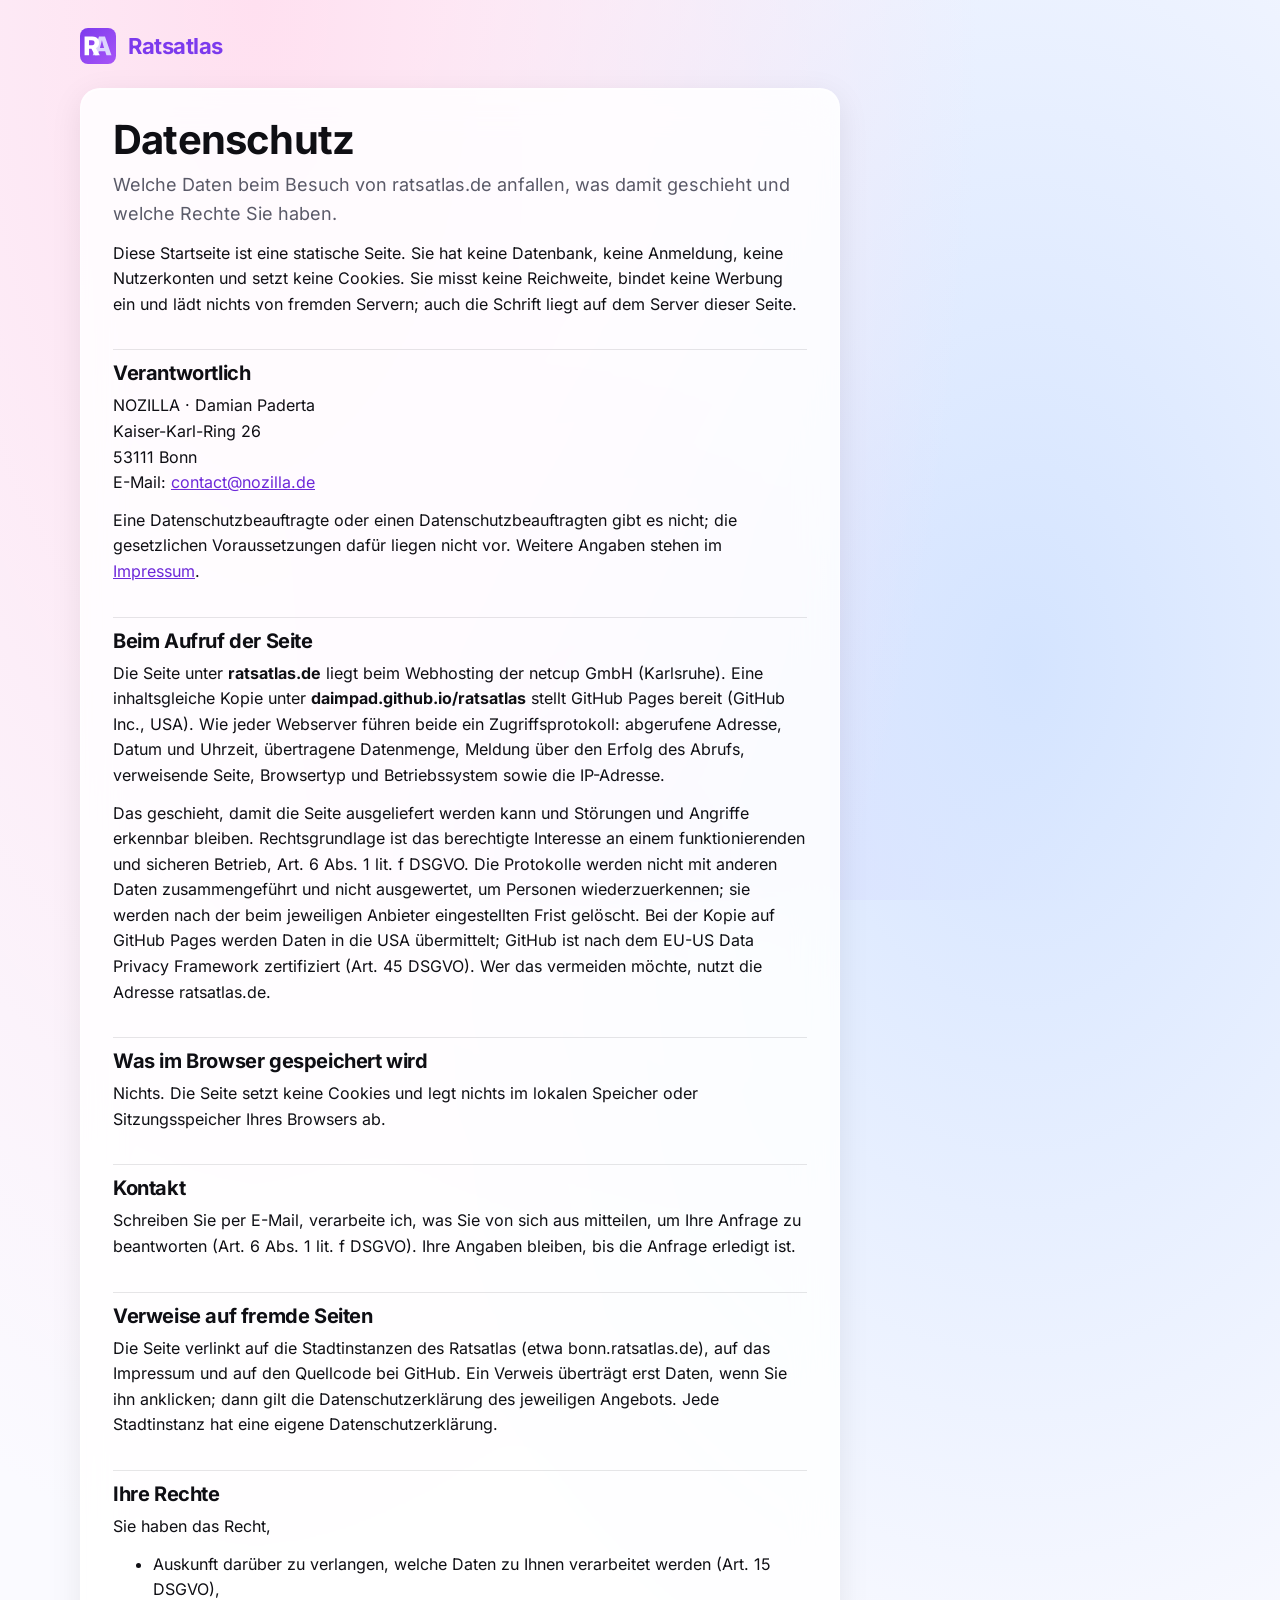
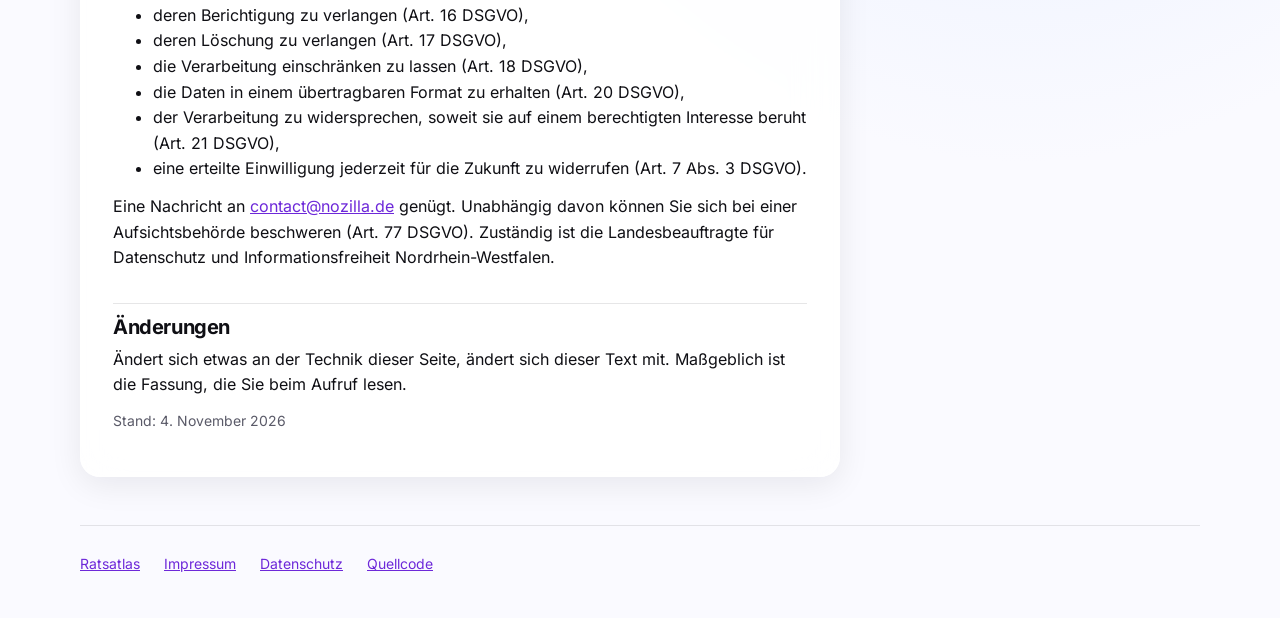
<file: datenschutz.html>
<!doctype html>
<html lang="de">
<head>
  <meta charset="utf-8">
  <meta name="viewport" content="width=device-width, initial-scale=1">
  <meta http-equiv="Content-Security-Policy" content="default-src 'self'; script-src 'self'; style-src 'self'; font-src 'self'; img-src 'self' data:; object-src 'none'; base-uri 'self'; form-action 'none'">
  <title>Datenschutz – Ratsatlas</title>
  <meta name="description" content="Welche Daten beim Besuch von ratsatlas.de anfallen, was damit geschieht und welche Rechte Sie haben.">
  <link rel="canonical" href="https://ratsatlas.de/datenschutz.html">
  <meta name="theme-color" content="#7c3aed">
  <link rel="icon" href="favicon.ico?v=2" sizes="32x32">
  <link rel="icon" href="favicon.svg?v=2" type="image/svg+xml">
  <link rel="apple-touch-icon" href="apple-touch-icon.png?v=2">
  <link rel="stylesheet" href="tokens.css">
  <link rel="stylesheet" href="style.css">
</head>
<body>
  <!-- Text nach allris-test site/datenschutz.html (Stand 19.10.2026), angepasst an die Startseite; freigegeben am 04.11.2026 -->
  <header class="kopf">
    <a class="marke" href="./"><img src="favicon.svg?v=2" width="32" height="32" alt="">Ratsatlas</a>
  </header>
  <main class="inhalt" id="inhalt">
    <div class="page glass">
      <h1>Datenschutz</h1>
      <p class="lead">Welche Daten beim Besuch von ratsatlas.de anfallen, was damit geschieht und welche Rechte Sie haben.</p>
      <p>Diese Startseite ist eine statische Seite. Sie hat keine Datenbank, keine Anmeldung, keine Nutzerkonten und setzt keine Cookies. Sie misst keine Reichweite, bindet keine Werbung ein und lädt nichts von fremden Servern; auch die Schrift liegt auf dem Server dieser Seite.</p>

      <h2>Verantwortlich</h2>
      <p>NOZILLA · Damian Paderta<br>Kaiser-Karl-Ring 26<br>53111 Bonn<br>E-Mail: <a href="mailto:contact@nozilla.de">contact@nozilla.de</a></p>
      <p>Eine Datenschutzbeauftragte oder einen Datenschutzbeauftragten gibt es nicht; die gesetzlichen Voraussetzungen dafür liegen nicht vor. Weitere Angaben stehen im <a href="https://nozilla.de/impressum/" target="_blank" rel="noopener">Impressum</a>.</p>

      <h2>Beim Aufruf der Seite</h2>
      <p>Die Seite unter <strong>ratsatlas.de</strong> liegt beim Webhosting der netcup GmbH (Karlsruhe). Eine inhaltsgleiche Kopie unter <strong>daimpad.github.io/ratsatlas</strong> stellt GitHub Pages bereit (GitHub Inc., USA). Wie jeder Webserver führen beide ein Zugriffsprotokoll: abgerufene Adresse, Datum und Uhrzeit, übertragene Datenmenge, Meldung über den Erfolg des Abrufs, verweisende Seite, Browsertyp und Betriebssystem sowie die IP-Adresse.</p>
      <p>Das geschieht, damit die Seite ausgeliefert werden kann und Störungen und Angriffe erkennbar bleiben. Rechtsgrundlage ist das berechtigte Interesse an einem funktionierenden und sicheren Betrieb, Art. 6 Abs. 1 lit. f DSGVO. Die Protokolle werden nicht mit anderen Daten zusammengeführt und nicht ausgewertet, um Personen wiederzuerkennen; sie werden nach der beim jeweiligen Anbieter eingestellten Frist gelöscht. Bei der Kopie auf GitHub Pages werden Daten in die USA übermittelt; GitHub ist nach dem EU-US Data Privacy Framework zertifiziert (Art. 45 DSGVO). Wer das vermeiden möchte, nutzt die Adresse ratsatlas.de.</p>

      <h2>Was im Browser gespeichert wird</h2>
      <p>Nichts. Die Seite setzt keine Cookies und legt nichts im lokalen Speicher oder Sitzungsspeicher Ihres Browsers ab.</p>

      <h2>Kontakt</h2>
      <p>Schreiben Sie per E-Mail, verarbeite ich, was Sie von sich aus mitteilen, um Ihre Anfrage zu beantworten (Art. 6 Abs. 1 lit. f DSGVO). Ihre Angaben bleiben, bis die Anfrage erledigt ist.</p>

      <h2>Verweise auf fremde Seiten</h2>
      <p>Die Seite verlinkt auf die Stadtinstanzen des Ratsatlas (etwa bonn.ratsatlas.de), auf das Impressum und auf den Quellcode bei GitHub. Ein Verweis überträgt erst Daten, wenn Sie ihn anklicken; dann gilt die Datenschutzerklärung des jeweiligen Angebots. Jede Stadtinstanz hat eine eigene Datenschutzerklärung.</p>

      <h2>Ihre Rechte</h2>
      <p>Sie haben das Recht,</p>
      <ul>
        <li>Auskunft darüber zu verlangen, welche Daten zu Ihnen verarbeitet werden (Art. 15 DSGVO),</li>
        <li>deren Berichtigung zu verlangen (Art. 16 DSGVO),</li>
        <li>deren Löschung zu verlangen (Art. 17 DSGVO),</li>
        <li>die Verarbeitung einschränken zu lassen (Art. 18 DSGVO),</li>
        <li>die Daten in einem übertragbaren Format zu erhalten (Art. 20 DSGVO),</li>
        <li>der Verarbeitung zu widersprechen, soweit sie auf einem berechtigten Interesse beruht (Art. 21 DSGVO),</li>
        <li>eine erteilte Einwilligung jederzeit für die Zukunft zu widerrufen (Art. 7 Abs. 3 DSGVO).</li>
      </ul>
      <p>Eine Nachricht an <a href="mailto:contact@nozilla.de">contact@nozilla.de</a> genügt. Unabhängig davon können Sie sich bei einer Aufsichtsbehörde beschweren (Art. 77 DSGVO). Zuständig ist die Landesbeauftragte für Datenschutz und Informationsfreiheit Nordrhein-Westfalen.</p>

      <h2>Änderungen</h2>
      <p>Ändert sich etwas an der Technik dieser Seite, ändert sich dieser Text mit. Maßgeblich ist die Fassung, die Sie beim Aufruf lesen.</p>
      <p class="meta">Stand: 4. November 2026</p>
    </div>
  </main>
  <footer class="fuss">
    <ul>
      <li><a href="./">Ratsatlas</a></li>
      <li><a href="https://nozilla.de/impressum/" target="_blank" rel="noopener">Impressum</a></li>
      <li><a href="datenschutz.html" aria-current="page">Datenschutz</a></li>
      <li><a href="https://github.com/daimpad/ratsatlas" target="_blank" rel="noopener">Quellcode</a></li>
    </ul>
  </footer>
</body>
</html>
</file>
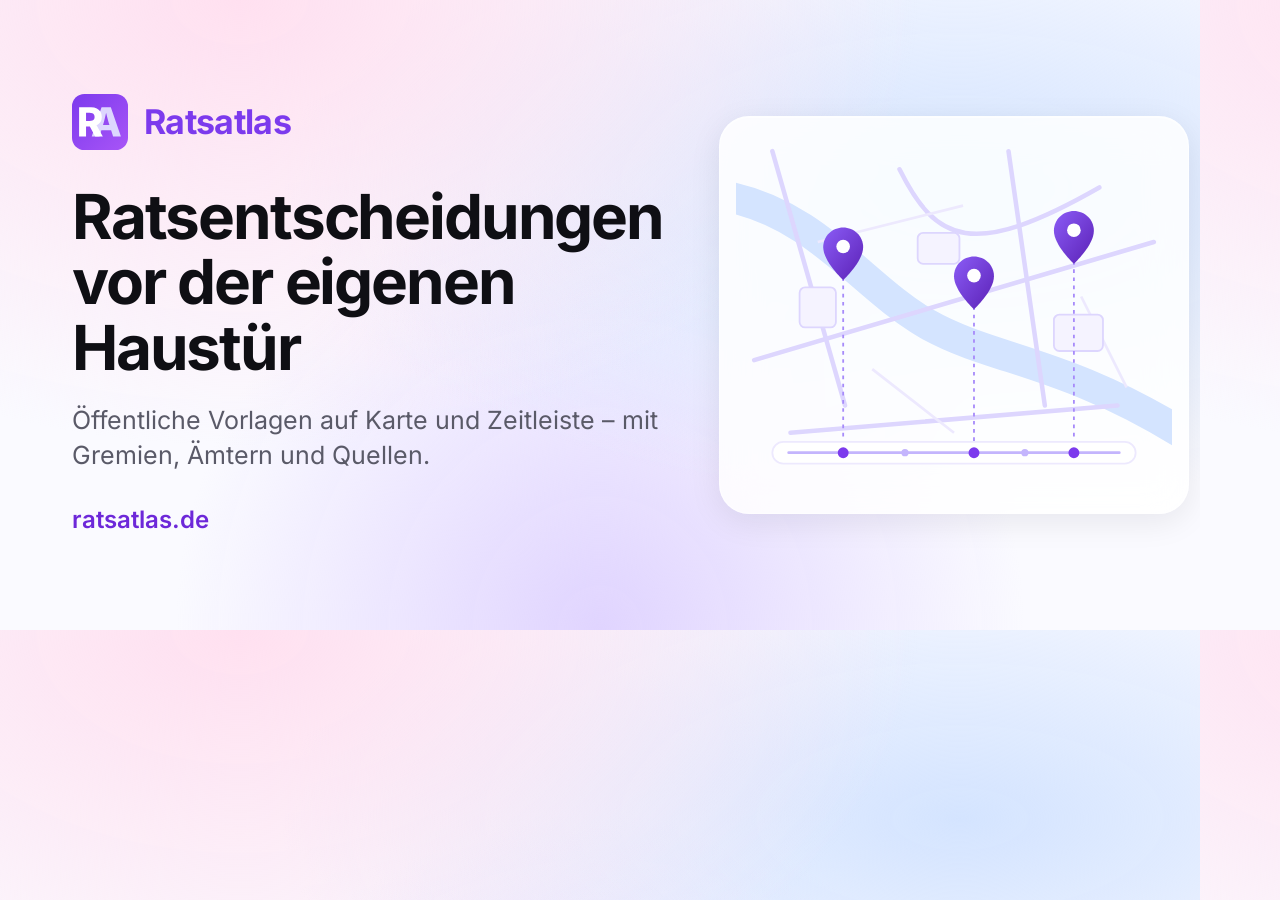
<file: scripts/og-bild.html>
<!doctype html>
<html lang="de">
<head>
<meta charset="utf-8">
<title>Vorschaubild Ratsatlas</title>
<!-- Vorlage für site/og-image.png (1200 × 630). Erzeugen: python3 scripts/og_bild.py -->
<link rel="stylesheet" href="../site/tokens.css">
<style>
  html, body { margin: 0; width: 1200px; height: 630px; overflow: hidden; }
  body { font-family: var(--font-body); color: var(--text); background: var(--bg-gradient), var(--bg); display: grid; grid-template-columns: 1fr 470px; gap: 56px; align-items: center; padding: 0 72px; box-sizing: border-box; }
  .marke { display: flex; align-items: center; gap: 16px; font-size: 34px; font-weight: 700; letter-spacing: -0.02em; color: var(--accent-fill); }
  .marke img { width: 56px; height: 56px; }
  h1 { margin: 34px 0 22px; font-size: 62px; line-height: 1.06; letter-spacing: -0.035em; }
  p { margin: 0; font-size: 25px; line-height: 1.4; color: var(--text-muted); }
  .adresse { margin-top: 30px; font-size: 24px; font-weight: 600; color: var(--accent-ink); }
  .bild { padding: 16px; border-radius: 30px; }
  .bild svg { display: block; width: 100%; height: auto; }
</style>
</head>
<body>
  <div>
    <div class="marke"><img src="../site/favicon.svg" alt="">Ratsatlas</div>
    <h1>Ratsentscheidungen vor der eigenen Haustür</h1>
    <p>Öffentliche Vorlagen auf Karte und Zeitleiste – mit Gremien, Ämtern und Quellen.</p>
    <p class="adresse">ratsatlas.de</p>
  </div>
  <div class="bild glass">
    <svg viewBox="0 0 480 400" focusable="false">
          <defs>
            <linearGradient id="pin" x1="0" y1="0" x2="1" y2="1">
              <stop offset="0" stop-color="#8b5cf6"/>
              <stop offset="1" stop-color="#5b21b6"/>
            </linearGradient>
          </defs>
          <path d="M-10 70 C 90 90, 140 170, 210 210 S 360 250, 490 330" fill="none" stroke="#d4e4ff" stroke-width="34" stroke-linecap="round"/>
          <g fill="none" stroke="#ddd6fe" stroke-width="5" stroke-linecap="round">
            <path d="M40 20 L120 300"/>
            <path d="M20 250 L460 120"/>
            <path d="M300 20 L340 300"/>
            <path d="M180 40 C 220 120, 260 140, 400 60"/>
            <path d="M60 330 L420 300"/>
          </g>
          <g fill="none" stroke="#ede9fe" stroke-width="3">
            <path d="M90 120 L250 80"/>
            <path d="M150 260 L240 330"/>
            <path d="M380 180 L430 280"/>
          </g>
          <g fill="#f5f3ff" stroke="#ddd6fe" stroke-width="2">
            <rect x="200" y="110" width="46" height="34" rx="6"/>
            <rect x="350" y="200" width="54" height="40" rx="6"/>
            <rect x="70" y="170" width="40" height="44" rx="6"/>
          </g>
          <g stroke="#a78bfa" stroke-width="2" stroke-dasharray="4 5" fill="none">
            <path d="M118 150 L118 352"/>
            <path d="M262 182 L262 352"/>
            <path d="M372 132 L372 352"/>
          </g>
          <g>
            <path d="M118 104c-12 0-22 9.6-22 21.6C96 141.8 118 162 118 162s22-20.2 22-36.4c0-12-10-21.6-22-21.6z" fill="url(#pin)"/>
            <circle cx="118" cy="125" r="7.5" fill="#fff"/>
            <path d="M262 136c-12 0-22 9.6-22 21.6C240 173.8 262 194 262 194s22-20.2 22-36.4c0-12-10-21.6-22-21.6z" fill="url(#pin)"/>
            <circle cx="262" cy="157" r="7.5" fill="#fff"/>
            <path d="M372 86c-12 0-22 9.6-22 21.6C350 123.8 372 144 372 144s22-20.2 22-36.4c0-12-10-21.6-22-21.6z" fill="url(#pin)"/>
            <circle cx="372" cy="107" r="7.5" fill="#fff"/>
          </g>
          <rect x="40" y="340" width="400" height="24" rx="12" fill="#fff" stroke="#ede9fe" stroke-width="2"/>
          <path d="M58 352 H422" stroke="#c4b5fd" stroke-width="3" stroke-linecap="round"/>
          <g fill="#7c3aed">
            <circle cx="118" cy="352" r="6"/>
            <circle cx="262" cy="352" r="6"/>
            <circle cx="372" cy="352" r="6"/>
          </g>
          <g fill="#c4b5fd">
            <circle cx="186" cy="352" r="4"/>
            <circle cx="318" cy="352" r="4"/>
          </g>
        </svg>
  </div>
</body>
</html>
</file>
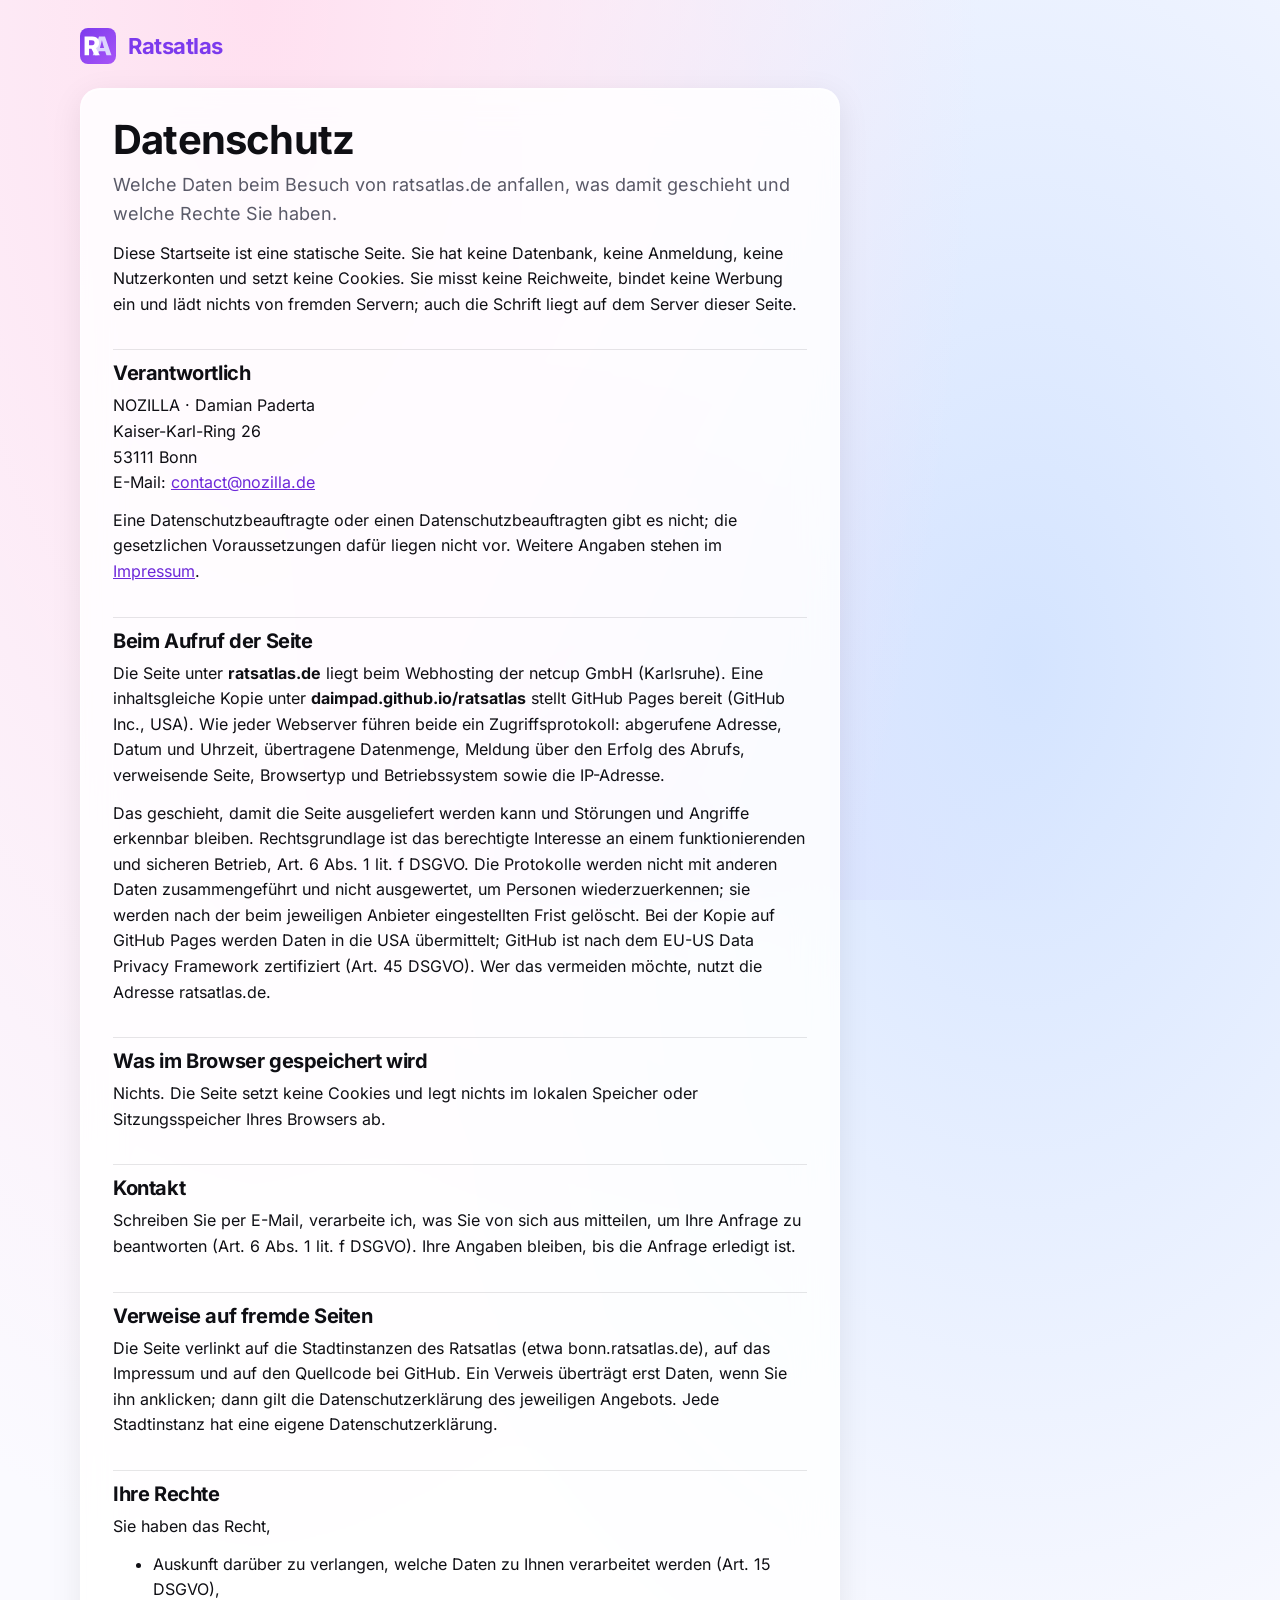
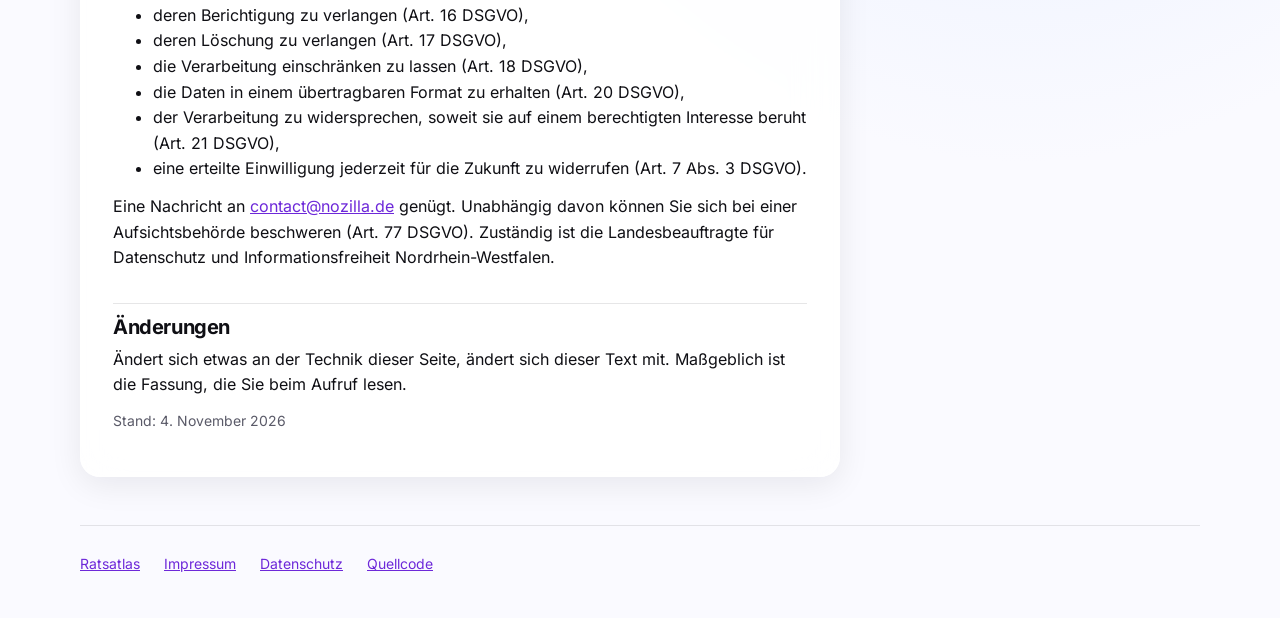
<file: site/datenschutz.html>
<!doctype html>
<html lang="de">
<head>
  <meta charset="utf-8">
  <meta name="viewport" content="width=device-width, initial-scale=1">
  <meta http-equiv="Content-Security-Policy" content="default-src 'self'; script-src 'self'; style-src 'self'; font-src 'self'; img-src 'self' data:; object-src 'none'; base-uri 'self'; form-action 'none'">
  <title>Datenschutz – Ratsatlas</title>
  <meta name="description" content="Welche Daten beim Besuch von ratsatlas.de anfallen, was damit geschieht und welche Rechte Sie haben.">
  <link rel="canonical" href="https://ratsatlas.de/datenschutz.html">
  <meta name="theme-color" content="#7c3aed">
  <link rel="icon" href="favicon.ico?v=2" sizes="32x32">
  <link rel="icon" href="favicon.svg?v=2" type="image/svg+xml">
  <link rel="apple-touch-icon" href="apple-touch-icon.png?v=2">
  <link rel="stylesheet" href="tokens.css">
  <link rel="stylesheet" href="style.css">
</head>
<body>
  <!-- Text nach allris-test site/datenschutz.html (Stand 19.10.2026), angepasst an die Startseite; freigegeben am 04.11.2026 -->
  <header class="kopf">
    <a class="marke" href="./"><img src="favicon.svg?v=2" width="32" height="32" alt="">Ratsatlas</a>
  </header>
  <main class="inhalt" id="inhalt">
    <div class="page glass">
      <h1>Datenschutz</h1>
      <p class="lead">Welche Daten beim Besuch von ratsatlas.de anfallen, was damit geschieht und welche Rechte Sie haben.</p>
      <p>Diese Startseite ist eine statische Seite. Sie hat keine Datenbank, keine Anmeldung, keine Nutzerkonten und setzt keine Cookies. Sie misst keine Reichweite, bindet keine Werbung ein und lädt nichts von fremden Servern; auch die Schrift liegt auf dem Server dieser Seite.</p>

      <h2>Verantwortlich</h2>
      <p>NOZILLA · Damian Paderta<br>Kaiser-Karl-Ring 26<br>53111 Bonn<br>E-Mail: <a href="mailto:contact@nozilla.de">contact@nozilla.de</a></p>
      <p>Eine Datenschutzbeauftragte oder einen Datenschutzbeauftragten gibt es nicht; die gesetzlichen Voraussetzungen dafür liegen nicht vor. Weitere Angaben stehen im <a href="https://nozilla.de/impressum/">Impressum</a>.</p>

      <h2>Beim Aufruf der Seite</h2>
      <p>Die Seite unter <strong>ratsatlas.de</strong> liegt beim Webhosting der netcup GmbH (Karlsruhe). Eine inhaltsgleiche Kopie unter <strong>daimpad.github.io/ratsatlas</strong> stellt GitHub Pages bereit (GitHub Inc., USA). Wie jeder Webserver führen beide ein Zugriffsprotokoll: abgerufene Adresse, Datum und Uhrzeit, übertragene Datenmenge, Meldung über den Erfolg des Abrufs, verweisende Seite, Browsertyp und Betriebssystem sowie die IP-Adresse.</p>
      <p>Das geschieht, damit die Seite ausgeliefert werden kann und Störungen und Angriffe erkennbar bleiben. Rechtsgrundlage ist das berechtigte Interesse an einem funktionierenden und sicheren Betrieb, Art. 6 Abs. 1 lit. f DSGVO. Die Protokolle werden nicht mit anderen Daten zusammengeführt und nicht ausgewertet, um Personen wiederzuerkennen; sie werden nach der beim jeweiligen Anbieter eingestellten Frist gelöscht. Bei der Kopie auf GitHub Pages werden Daten in die USA übermittelt; GitHub ist nach dem EU-US Data Privacy Framework zertifiziert (Art. 45 DSGVO). Wer das vermeiden möchte, nutzt die Adresse ratsatlas.de.</p>

      <h2>Was im Browser gespeichert wird</h2>
      <p>Nichts. Die Seite setzt keine Cookies und legt nichts im lokalen Speicher oder Sitzungsspeicher Ihres Browsers ab.</p>

      <h2>Kontakt</h2>
      <p>Schreiben Sie per E-Mail, verarbeite ich, was Sie von sich aus mitteilen, um Ihre Anfrage zu beantworten (Art. 6 Abs. 1 lit. f DSGVO). Ihre Angaben bleiben, bis die Anfrage erledigt ist.</p>

      <h2>Verweise auf fremde Seiten</h2>
      <p>Die Seite verlinkt auf die Stadtinstanzen des Ratsatlas (etwa bonn.ratsatlas.de), auf das Impressum und auf den Quellcode bei GitHub. Ein Verweis überträgt erst Daten, wenn Sie ihn anklicken; dann gilt die Datenschutzerklärung des jeweiligen Angebots. Jede Stadtinstanz hat eine eigene Datenschutzerklärung.</p>

      <h2>Ihre Rechte</h2>
      <p>Sie haben das Recht,</p>
      <ul>
        <li>Auskunft darüber zu verlangen, welche Daten zu Ihnen verarbeitet werden (Art. 15 DSGVO),</li>
        <li>deren Berichtigung zu verlangen (Art. 16 DSGVO),</li>
        <li>deren Löschung zu verlangen (Art. 17 DSGVO),</li>
        <li>die Verarbeitung einschränken zu lassen (Art. 18 DSGVO),</li>
        <li>die Daten in einem übertragbaren Format zu erhalten (Art. 20 DSGVO),</li>
        <li>der Verarbeitung zu widersprechen, soweit sie auf einem berechtigten Interesse beruht (Art. 21 DSGVO),</li>
        <li>eine erteilte Einwilligung jederzeit für die Zukunft zu widerrufen (Art. 7 Abs. 3 DSGVO).</li>
      </ul>
      <p>Eine Nachricht an <a href="mailto:contact@nozilla.de">contact@nozilla.de</a> genügt. Unabhängig davon können Sie sich bei einer Aufsichtsbehörde beschweren (Art. 77 DSGVO). Zuständig ist die Landesbeauftragte für Datenschutz und Informationsfreiheit Nordrhein-Westfalen.</p>

      <h2>Änderungen</h2>
      <p>Ändert sich etwas an der Technik dieser Seite, ändert sich dieser Text mit. Maßgeblich ist die Fassung, die Sie beim Aufruf lesen.</p>
      <p class="meta">Stand: 4. November 2026</p>
    </div>
  </main>
  <footer class="fuss">
    <ul>
      <li><a href="./">Ratsatlas</a></li>
      <li><a href="https://nozilla.de/impressum/">Impressum</a></li>
      <li><a href="datenschutz.html" aria-current="page">Datenschutz</a></li>
      <li><a href="https://github.com/daimpad/ratsatlas">Quellcode</a></li>
    </ul>
  </footer>
</body>
</html>
</file>
<file: tokens.css>
/* Ratsatlas – gemeinsame Gestaltungsgrößen des Kerns (Repository daimpad/ratsatlas).
   Quelle: allris-test site/style.css (:root, .glass) und site/page.css, Stand 03.11.2026.
   Die Stadtinstanzen übernehmen diese Datei; Änderungen hier zuerst.
   Text und Primärschaltflächen nutzen --accent-ink bzw. --accent-fill statt --accent,
   weil #8b5cf6 auf bzw. mit Weiß die WCAG-AA-Kontraste nicht erreicht. */

/* Schrift Inter (SIL Open Font License, fonts/LICENSE-Inter.txt), lokal */
@font-face {
  font-family: "Inter"; font-style: normal; font-weight: 100 900; font-display: swap;
  src: url("fonts/inter-latin-wght-normal.woff2") format("woff2");
  unicode-range: U+0000-00FF, U+0131, U+0152-0153, U+02BB-02BC, U+02C6, U+02DA, U+02DC, U+0304, U+0308, U+0329, U+2000-206F, U+20AC, U+2122, U+2191, U+2193, U+2212, U+2215, U+FEFF, U+FFFD;
}

:root {
  /* Hintergrund */
  --bg: #fafaff;
  --bg-gradient: radial-gradient(at 20% 0%, #ffe0f0 0%, transparent 50%),
                 radial-gradient(at 80% 30%, #d4e4ff 0%, transparent 50%),
                 radial-gradient(at 50% 100%, #e0d4ff 0%, transparent 50%);

  /* Flächen */
  --surface: rgba(255, 255, 255, 0.6);
  --surface-strong: rgba(255, 255, 255, 0.85);
  --surface-fallback: rgba(255, 255, 255, 0.96);  /* ohne backdrop-filter */
  --border: rgba(255, 255, 255, 0.5);
  --border-alt: rgba(15, 15, 20, 0.08);
  --line: rgba(15, 15, 20, 0.1);

  /* Text und Akzent */
  --text: #0f0f14;
  --text-muted: #5a5a68;
  --accent: #8b5cf6;
  --accent-soft: #c4b5fd;
  --accent-ink: #6d28d9;
  --accent-fill: #7c3aed;

  /* Statusfarben (Bonn: --hoch, --mittel) */
  --ok: #1f7a4d;
  --warn: #9a5200;

  /* Schatten, Unschärfe, Radien */
  --shadow: 0 8px 32px rgba(15, 15, 20, 0.08);
  --shadow-lift: 0 14px 40px rgba(15, 15, 20, 0.14), 0 2px 6px rgba(15, 15, 20, 0.06);
  --highlight: inset 0 1px 0 rgba(255, 255, 255, 0.6);
  --blur: blur(20px) saturate(160%);
  --blur-s: blur(8px) saturate(150%);  /* schmale Bildschirme */
  --radius: 20px;
  --radius-s: 12px;

  /* Schaltflächen */
  --cta: linear-gradient(135deg, #7c3aed 0%, #6d28d9 55%, #5b21b6 100%);
  --cta-shadow: 0 6px 18px rgba(109, 40, 217, 0.32);
  --ease: cubic-bezier(0.16, 1, 0.3, 1);

  /* Schrift */
  --font-body: "Inter", system-ui, -apple-system, "Segoe UI", sans-serif;

  /* Schriftskala (sieben Stufen; Überschriften fließend zwischen Telefon und Desktop) */
  --text-xs: 13px;                          /* Status, Hinweise */
  --text-s: 14px;                           /* Angaben, Fuß */
  --text-m: 16px;                           /* Fließtext */
  --text-l: 18px;                           /* Einleitungen */
  --text-xl: 20px;                          /* Überschriften dritter Ebene */
  --text-2xl: clamp(28px, 3.4vw, 40px);     /* Abschnittsüberschriften */
  --text-3xl: clamp(34px, 5.2vw, 58px);     /* Seitentitel */
  --leading-tight: 1.15;
  --leading: 1.6;

  /* Abstände (4-px-Raster) */
  --space-1: 4px;
  --space-2: 8px;
  --space-3: 12px;
  --space-4: 16px;
  --space-5: 24px;
  --space-6: 32px;
  --space-7: 48px;
  --space-8: 64px;
  --radius-pill: 999px;
  --tap: 44px;                              /* Mindestgröße für Bedienflächen */
  --content: 1120px;                        /* größte Inhaltsbreite */

  color-scheme: light;
}

/* Glasflächen */
.glass {
  background: var(--surface-strong); border: 1px solid var(--border); border-radius: var(--radius);
  box-shadow: var(--shadow), var(--highlight);
  -webkit-backdrop-filter: var(--blur); backdrop-filter: var(--blur);
}
@supports not ((backdrop-filter: blur(1px)) or (-webkit-backdrop-filter: blur(1px))) {
  .glass { background: var(--surface-fallback); }
}
@media (max-width: 600px) {
  .glass { -webkit-backdrop-filter: var(--blur-s); backdrop-filter: var(--blur-s); }
}

:focus-visible { outline: 2px solid var(--accent-fill); outline-offset: 2px; }
</file>
<file: style.css>
/* Startseite ratsatlas.de und Textseiten. Alle Maße aus tokens.css (Schriftskala, 4-px-Raster, Radien).
   Kacheln nach dem Muster .kachel aus allris-test site/page.css. Mobile First: Grundregeln für das Telefon,
   Erweiterungen ab 720 px (Tablet) und 1000 px (Desktop). */
* { box-sizing: border-box; }
html { -webkit-text-size-adjust: 100%; text-size-adjust: 100%; scroll-behavior: smooth; scroll-padding-top: var(--space-4); }
body {
  margin: 0; min-height: 100vh; display: flex; flex-direction: column;
  font: 400 var(--text-m)/var(--leading) var(--font-body); color: var(--text);
  background: var(--bg-gradient) fixed, var(--bg);
}
a { color: var(--accent-ink); }
::selection { background: var(--accent-soft); }
img { max-width: 100%; }
h1, h2, h3 { letter-spacing: -0.02em; line-height: var(--leading-tight); text-wrap: balance; }
h3 { font-size: var(--text-xl); margin: 0; }
p { margin: 0; }

.kopf, .inhalt, .fuss { width: min(var(--content), calc(100% - 2 * var(--space-4))); margin: 0 auto; }
.inhalt { flex: 1; }

/* Sprungmarke für Tastatur und Bildschirmleser */
.sprung {
  position: absolute; left: var(--space-4); top: calc(-1 * var(--space-7)); z-index: 10;
  padding: var(--space-2) var(--space-4); border-radius: var(--radius-s);
  background: var(--accent-ink); color: #fff; font-weight: 600; text-decoration: none;
}
.sprung:focus { top: var(--space-3); }

/* Kopf: Marke und Sprungleiste. Telefon: Leiste einzeilig und waagerecht scrollbar */
.kopf { display: flex; flex-wrap: wrap; align-items: center; justify-content: space-between; gap: var(--space-3) var(--space-5); padding: var(--space-4) 0 var(--space-2); }
.marke {
  display: inline-flex; align-items: center; gap: var(--space-3); margin: 0; min-height: var(--tap);
  font-size: var(--text-xl); font-weight: 700; line-height: 1; letter-spacing: -0.02em; color: var(--accent-fill); text-decoration: none;
}
.marke img { width: 32px; height: 32px; flex: none; }
.leiste { width: 100%; overflow-x: auto; scrollbar-width: none; overscroll-behavior-x: contain; }
.leiste::-webkit-scrollbar { display: none; }
.leiste ul {
  display: flex; gap: var(--space-1); width: max-content; list-style: none; margin: 0; padding: var(--space-1);
  border-radius: var(--radius-pill); background: var(--surface-strong); border: 1px solid var(--border); box-shadow: var(--shadow);
}
.leiste a {
  display: inline-flex; align-items: center; min-height: 36px; padding: 0 var(--space-4); border-radius: var(--radius-pill);
  color: var(--text); font-size: var(--text-s); font-weight: 500; white-space: nowrap; text-decoration: none; transition: background .2s, color .2s;
}
.leiste a:hover { background: rgba(124, 58, 237, 0.08); color: var(--accent-ink); }
.leiste a:focus-visible { outline-offset: -2px; }  /* Rahmen bleibt im scrollenden Bereich sichtbar */

/* Einstieg */
.einstieg { display: grid; gap: var(--space-6); align-items: center; padding: var(--space-6) 0 var(--space-5); }
.einstieg h1 { margin: 0 0 var(--space-4); font-size: var(--text-3xl); line-height: 1.08; font-weight: 700; letter-spacing: -0.035em; }
.einstieg-lead { font-size: var(--text-l); color: var(--text-muted); max-width: 40em; }
.knoepfe { display: flex; flex-wrap: wrap; gap: var(--space-3); margin-top: var(--space-5); }
.knopf {
  display: inline-flex; align-items: center; min-height: var(--tap); padding: 0 var(--space-5); border-radius: var(--radius-s);
  background: var(--cta); box-shadow: var(--cta-shadow); color: #fff; font-weight: 600; text-decoration: none;
  transition: transform .25s var(--ease), box-shadow .25s var(--ease);
}
.knopf:hover { transform: translateY(-2px); box-shadow: var(--shadow-lift); }
.knopf-leise { background: var(--surface-strong); color: var(--accent-ink); box-shadow: var(--shadow); border: 1px solid var(--border); }
/* Stadt-Grafik: dekorativ, erst ab 1000 px neben dem Text (auf Telefon und Tablet Platz für den Inhalt) */
.einstieg-bild { display: none; padding: var(--space-4); }
.einstieg-bild svg { display: block; width: 100%; height: auto; }

/* Abschnitte */
.abschnitt { padding: var(--space-7) 0 0; }
.abschnitt h2 { margin: 0 0 var(--space-3); font-size: var(--text-2xl); }
.abschnitt-lead { margin-bottom: var(--space-5); max-width: 46em; font-size: var(--text-l); color: var(--text-muted); }

/* Karten (Motivation, Mitwirkung) */
.karten { list-style: none; margin: 0; padding: 0; display: grid; gap: var(--space-4); }
.karte { display: flex; flex-direction: column; gap: var(--space-3); padding: var(--space-5); }
.karte-links { display: flex; flex-wrap: wrap; gap: 0 var(--space-4); margin-top: auto; padding-top: var(--space-2); font-size: var(--text-s); font-weight: 600; }
.karte-links a { display: inline-flex; align-items: center; min-height: var(--tap); }
.symbol {
  width: 44px; height: 44px; padding: 10px; border-radius: var(--radius-s); flex: none;
  fill: none; stroke: var(--accent-ink); stroke-width: 1.7; stroke-linecap: round; stroke-linejoin: round;
  background: rgba(124, 58, 237, 0.08);
}

/* Schritte (Vorgehen): Telefon untereinander, Desktop als Zeitstrahl */
.schritte { list-style: none; margin: 0; padding: 0; counter-reset: schritt; display: grid; gap: var(--space-5); position: relative; }
.schritte li { position: relative; counter-increment: schritt; padding-left: calc(44px + var(--space-4)); }
.schritte li::before {
  content: counter(schritt); position: absolute; top: 0; left: 0; display: grid; place-items: center;
  width: 44px; height: 44px; border-radius: 50%; background: var(--cta); box-shadow: var(--cta-shadow); color: #fff; font-weight: 700;
}
.schritte h3 { margin-bottom: var(--space-1); font-size: var(--text-l); padding-top: 10px; }
.schritte p { color: var(--text-muted); }

/* Städte: Kachel je Stadt mit Link; Telefon Bild oben, ab Tablet Bild links */
.kacheln { list-style: none; padding: 0; margin: 0; display: grid; gap: var(--space-4); }
.kachel {
  position: relative; display: grid; overflow: hidden; border-radius: var(--radius);
  transition: transform .25s var(--ease), box-shadow .25s var(--ease);
}
.kachel-kopf {
  aspect-ratio: 1200 / 630; display: flex; align-items: center; justify-content: center;
  background: linear-gradient(135deg, #ede9fe, #ddd6fe); border-bottom: 1px solid var(--border-alt);
}
.kachel-kopf img { display: block; width: 100%; height: 100%; object-fit: cover; }
.kachel-kopf .kachel-symbol { width: 72px; height: 72px; opacity: .55; }
.kachel-inhalt { display: flex; flex-direction: column; gap: var(--space-3); padding: var(--space-5); }
/* Themenseiten der Instanz: eigene Links über der Klickfläche des Knopfs */
.kachel-themen-titel { margin-top: var(--space-1); font-size: var(--text-xs); font-weight: 600; letter-spacing: .06em; text-transform: uppercase; color: var(--text-muted); }
.kachel-themen { position: relative; z-index: 1; display: flex; flex-wrap: wrap; gap: var(--space-2); list-style: none; margin: 0; padding: 0; }
.kachel-themen a {
  display: inline-flex; align-items: center; min-height: 36px; padding: 0 var(--space-3); border-radius: var(--radius-pill);
  background: rgba(124, 58, 237, 0.08); color: var(--accent-ink); font-size: var(--text-s); font-weight: 500; text-decoration: none;
}
.kachel-themen a:hover { background: rgba(124, 58, 237, 0.16); }
.kachel-angaben { display: grid; grid-template-columns: 1fr; gap: 0 var(--space-3); margin: 0; padding-top: var(--space-3); border-top: 1px solid var(--line); font-size: var(--text-s); }
/* Knopf: einziger Link der Kachel, deckt sie ganz ab; Fokus zeigt der Rahmen der Kachel */
.kachel-aktion { margin-top: auto; padding-top: var(--space-2); }
.kachel-knopf { gap: var(--space-2); }
.kachel-knopf:hover { transform: none; box-shadow: var(--cta-shadow); }  /* transform würde die Klickfläche (::after) auf den Knopf verkleinern */
.kachel-knopf::after { content: ""; position: absolute; inset: 0; border-radius: var(--radius); }
.kachel-knopf:focus-visible { outline: none; }
.knopf-pfeil { transition: transform .25s var(--ease); }
.kachel-angaben dt { color: var(--text-muted); }
.kachel-angaben dd { margin: 0 0 var(--space-1); overflow-wrap: anywhere; }
.kachel-link:hover, .kachel-link:focus-within { transform: translateY(-4px); box-shadow: var(--shadow-lift), var(--highlight); }
.kachel-link:focus-within { outline: 2px solid var(--accent-fill); outline-offset: 3px; }
.kachel-link:hover .knopf-pfeil, .kachel-link:focus-within .knopf-pfeil { transform: translateX(4px); }

/* Städte im Aufbau: kleinere Kachel ohne Link, ab Tablet je halbe Breite; Banderole oben rechts (Text) */
.kacheln-aufbau { margin-top: var(--space-6); }  /* deutlich getrennt von der Bonner Kachel, nicht angeklebt */
.kachel-aufbau .kachel-kopf { aspect-ratio: auto; height: 96px; }
.kachel-aufbau .kachel-symbol { width: 56px; height: 56px; opacity: .45; }
.kachel-aufbau .kachel-kopf:has(> img:not(.kachel-symbol)) { height: auto; aspect-ratio: 1200 / 630; }  /* Bildschirmfoto der Instanz */
.kachel-titelzeile { display: flex; flex-wrap: wrap; align-items: center; gap: var(--space-2) var(--space-3); }
.kachel-aufbau .kachel-inhalt { padding: var(--space-4) var(--space-5) var(--space-5); }
.banderole {
  position: absolute; top: 22px; right: -48px; width: 180px; transform: rotate(45deg);
  padding: var(--space-1) 0; background: var(--warn); color: #fff; text-align: center;
  font-size: var(--text-xs); font-weight: 700; letter-spacing: .08em; text-transform: uppercase;
  box-shadow: 0 2px 6px rgba(15, 15, 20, 0.18);
}

/* Status als Text, die Farbe unterstützt nur */
.status { display: inline-block; padding: 0 var(--space-2); border-radius: var(--radius-pill); font-weight: 600; font-size: var(--text-xs); line-height: 1.6; border: 1px solid currentColor; }
.status-online { color: var(--ok); background: #eaf6ef; }
.status-vorbereitung { color: var(--warn); background: #fdf1e3; }

/* Grundsätze */
/* Grundsätze: Karte je Grundsatz mit Symbol und Kernsatz; Telefon einspaltig, Tablet zwei, Desktop drei und zwei */
.grundsaetze { list-style: none; margin: 0; padding: 0; display: grid; gap: var(--space-4); }
.grundsatz { display: flex; flex-direction: column; gap: var(--space-3); padding: var(--space-5); }
.grundsaetze dt { display: flex; align-items: center; gap: var(--space-3); font-size: var(--text-l); font-weight: 700; letter-spacing: -0.01em; }
.grundsatz-symbol {
  width: 48px; height: 48px; padding: 12px; border-radius: 50%; flex: none; background: var(--cta); box-shadow: var(--cta-shadow);
  fill: none; stroke: #fff; stroke-width: 1.8; stroke-linecap: round; stroke-linejoin: round;
}
.grundsaetze dd { margin: 0; color: var(--text-muted); }
.grundsatz-kern { display: block; margin-bottom: var(--space-1); color: var(--accent-ink); font-weight: 600; }

/* Projekt und Unterstützung */
.projekt { display: grid; gap: var(--space-5); padding: var(--space-5); align-items: center; }
.projekt-text p { font-size: var(--text-l); }
.projekt-text .projekt-kontakt { margin-top: var(--space-3); font-size: var(--text-s); color: var(--text-muted); }
.projekt-unterstuetzung { padding-top: var(--space-5); border-top: 1px solid var(--line); }
.projekt-label { margin-bottom: var(--space-3); font-size: var(--text-xs); font-weight: 600; letter-spacing: .08em; text-transform: uppercase; color: var(--text-muted); }
.projekt-logo { display: inline-block; border-radius: var(--radius-s); }
.projekt-unterstuetzung img { display: block; width: 300px; max-width: 100%; height: auto; }  /* feste Breite: min(…, 100%) ergab in Firefox im inline-block-Link 0 px */

/* Fuß */
.fuss { margin-top: var(--space-7); padding: var(--space-4) 0 var(--space-6); border-top: 1px solid var(--line); color: var(--text-muted); font-size: var(--text-s); }
.fuss ul { display: flex; flex-wrap: wrap; gap: 0 var(--space-5); list-style: none; margin: 0; padding: 0; }
.fuss a { display: inline-flex; align-items: center; min-height: var(--tap); }

/* Textseiten (Datenschutz, 404), nach allris-test site/page.css */
.page { width: 100%; max-width: 760px; margin-top: var(--space-3); padding: var(--space-2) var(--space-5) var(--space-5); }
.page h1 { font-size: var(--text-2xl); margin: var(--space-3) 0 var(--space-2); }
.page h2 { font-size: var(--text-xl); margin: var(--space-6) 0 var(--space-2); padding-top: var(--space-3); border-top: 1px solid var(--line); }
.page p, .page ul { margin: 0 0 var(--space-3); }
.page .lead { font-size: var(--text-l); color: var(--text-muted); }
.page .meta { color: var(--text-muted); font-size: var(--text-s); }
.entwurf { margin: var(--space-3) 0 var(--space-4); padding: var(--space-3) var(--space-4); border: 1px solid var(--warn); border-left-width: 4px; border-radius: var(--radius-s); background: #fdf1e3; color: #5c3200; }

/* Tablet ab 720 px */
@media (min-width: 720px) {
  .kopf { padding-top: var(--space-5); }
  .leiste { width: auto; }
  .marke { font-size: 22px; }
  .marke img { width: 36px; height: 36px; }
  .karten { grid-template-columns: repeat(2, minmax(0, 1fr)); gap: var(--space-5); }
  .kacheln-aufbau { grid-template-columns: repeat(2, minmax(0, 1fr)); }
  .kachel-angaben { grid-template-columns: max-content 1fr; }
  .kachel-angaben dd { margin: 0; }
  .grundsaetze { grid-template-columns: repeat(2, minmax(0, 1fr)); gap: var(--space-5); }
  .grundsatz:last-child { grid-column: 1 / -1; }
  .kacheln-aufbau { gap: var(--space-5); }
  .page { padding: var(--space-4) var(--space-6) var(--space-6); }
}

/* Desktop ab 1000 px */
@media (min-width: 1000px) {
  .einstieg-bild { display: block; }
  .einstieg { grid-template-columns: 1.1fr 0.9fr; gap: var(--space-7); padding: var(--space-8) 0 var(--space-6); }
  .abschnitt { padding-top: var(--space-8); }
  .karten-3 { grid-template-columns: repeat(3, minmax(0, 1fr)); }
  .grundsaetze { grid-template-columns: repeat(6, minmax(0, 1fr)); }
  .grundsatz, .grundsatz:last-child { grid-column: span 2; }
  .grundsatz:nth-child(n+4) { grid-column: span 3; }
  .schritte { grid-template-columns: repeat(4, minmax(0, 1fr)); }
  /* Stadt-Kachel waagerecht: Bild links vollständig (enthält Text), weiße Fläche geht in den weißen Bildrand über */
  .kachel { grid-template-columns: minmax(0, 1.1fr) minmax(0, 1fr); }
  .kachel-kopf { aspect-ratio: auto; min-height: 100%; border-bottom: 0; border-right: 1px solid var(--border-alt); }
  .kachel-kopf:has(> img:not(.kachel-symbol)) { background: #fff; }
  .kachel-kopf img { object-fit: contain; }  /* Vorschaubild enthält Text: vollständig zeigen, nicht beschneiden */
  .kachel-aufbau { grid-template-columns: 1fr; }   /* kleine Kacheln bleiben senkrecht */
  .kachel-aufbau .kachel-kopf { min-height: 0; border-right: 0; border-bottom: 1px solid var(--border-alt); }
  .kachel-aufbau .kachel-kopf img:not(.kachel-symbol) { object-fit: cover; object-position: top left; }
  .schritte::before { content: ""; position: absolute; top: 22px; left: 22px; right: calc(25% - 37px); height: 2px; background: linear-gradient(90deg, var(--accent-soft), var(--accent-fill)); }
  .schritte li { padding: calc(44px + var(--space-4)) 0 0; }
  .schritte h3 { padding-top: 0; }
  .projekt { grid-template-columns: 1fr 1fr; gap: var(--space-5) var(--space-7); padding: var(--space-6); }
  .projekt-unterstuetzung { padding: 0 0 0 var(--space-7); border-top: 0; border-left: 1px solid var(--line); }
}

/* Bewegung nur ohne Wunsch nach reduzierter Bewegung */
@media (prefers-reduced-motion: reduce) {
  html { scroll-behavior: auto; }
  .kachel, .knopf, .leiste a, .knopf-pfeil { transition: none; }
  .kachel-link:hover, .kachel-link:focus-within, .knopf:hover,
  .kachel-link:hover .knopf-pfeil, .kachel-link:focus-within .knopf-pfeil { transform: none; }
}
</file>
<file: site/tokens.css>
/* Ratsatlas – gemeinsame Gestaltungsgrößen des Kerns (Repository daimpad/ratsatlas).
   Quelle: allris-test site/style.css (:root, .glass) und site/page.css, Stand 03.11.2026.
   Die Stadtinstanzen übernehmen diese Datei; Änderungen hier zuerst.
   Text und Primärschaltflächen nutzen --accent-ink bzw. --accent-fill statt --accent,
   weil #8b5cf6 auf bzw. mit Weiß die WCAG-AA-Kontraste nicht erreicht. */

/* Schrift Inter (SIL Open Font License, fonts/LICENSE-Inter.txt), lokal */
@font-face {
  font-family: "Inter"; font-style: normal; font-weight: 100 900; font-display: swap;
  src: url("fonts/inter-latin-wght-normal.woff2") format("woff2");
  unicode-range: U+0000-00FF, U+0131, U+0152-0153, U+02BB-02BC, U+02C6, U+02DA, U+02DC, U+0304, U+0308, U+0329, U+2000-206F, U+20AC, U+2122, U+2191, U+2193, U+2212, U+2215, U+FEFF, U+FFFD;
}

:root {
  /* Hintergrund */
  --bg: #fafaff;
  --bg-gradient: radial-gradient(at 20% 0%, #ffe0f0 0%, transparent 50%),
                 radial-gradient(at 80% 30%, #d4e4ff 0%, transparent 50%),
                 radial-gradient(at 50% 100%, #e0d4ff 0%, transparent 50%);

  /* Flächen */
  --surface: rgba(255, 255, 255, 0.6);
  --surface-strong: rgba(255, 255, 255, 0.85);
  --surface-fallback: rgba(255, 255, 255, 0.96);  /* ohne backdrop-filter */
  --border: rgba(255, 255, 255, 0.5);
  --border-alt: rgba(15, 15, 20, 0.08);
  --line: rgba(15, 15, 20, 0.1);

  /* Text und Akzent */
  --text: #0f0f14;
  --text-muted: #5a5a68;
  --accent: #8b5cf6;
  --accent-soft: #c4b5fd;
  --accent-ink: #6d28d9;
  --accent-fill: #7c3aed;

  /* Statusfarben (Bonn: --hoch, --mittel) */
  --ok: #1f7a4d;
  --warn: #9a5200;

  /* Schatten, Unschärfe, Radien */
  --shadow: 0 8px 32px rgba(15, 15, 20, 0.08);
  --shadow-lift: 0 14px 40px rgba(15, 15, 20, 0.14), 0 2px 6px rgba(15, 15, 20, 0.06);
  --highlight: inset 0 1px 0 rgba(255, 255, 255, 0.6);
  --blur: blur(20px) saturate(160%);
  --blur-s: blur(8px) saturate(150%);  /* schmale Bildschirme */
  --radius: 20px;
  --radius-s: 12px;

  /* Schaltflächen */
  --cta: linear-gradient(135deg, #7c3aed 0%, #6d28d9 55%, #5b21b6 100%);
  --cta-shadow: 0 6px 18px rgba(109, 40, 217, 0.32);
  --ease: cubic-bezier(0.16, 1, 0.3, 1);

  /* Schrift */
  --font-body: "Inter", system-ui, -apple-system, "Segoe UI", sans-serif;

  /* Schriftskala (sieben Stufen; Überschriften fließend zwischen Telefon und Desktop) */
  --text-xs: 13px;                          /* Status, Hinweise */
  --text-s: 14px;                           /* Angaben, Fuß */
  --text-m: 16px;                           /* Fließtext */
  --text-l: 18px;                           /* Einleitungen */
  --text-xl: 20px;                          /* Überschriften dritter Ebene */
  --text-2xl: clamp(28px, 3.4vw, 40px);     /* Abschnittsüberschriften */
  --text-3xl: clamp(34px, 5.2vw, 58px);     /* Seitentitel */
  --leading-tight: 1.15;
  --leading: 1.6;

  /* Abstände (4-px-Raster) */
  --space-1: 4px;
  --space-2: 8px;
  --space-3: 12px;
  --space-4: 16px;
  --space-5: 24px;
  --space-6: 32px;
  --space-7: 48px;
  --space-8: 64px;
  --radius-pill: 999px;
  --tap: 44px;                              /* Mindestgröße für Bedienflächen */
  --content: 1120px;                        /* größte Inhaltsbreite */

  color-scheme: light;
}

/* Glasflächen */
.glass {
  background: var(--surface-strong); border: 1px solid var(--border); border-radius: var(--radius);
  box-shadow: var(--shadow), var(--highlight);
  -webkit-backdrop-filter: var(--blur); backdrop-filter: var(--blur);
}
@supports not ((backdrop-filter: blur(1px)) or (-webkit-backdrop-filter: blur(1px))) {
  .glass { background: var(--surface-fallback); }
}
@media (max-width: 600px) {
  .glass { -webkit-backdrop-filter: var(--blur-s); backdrop-filter: var(--blur-s); }
}

:focus-visible { outline: 2px solid var(--accent-fill); outline-offset: 2px; }
</file>
<file: site/style.css>
/* Startseite ratsatlas.de und Textseiten. Alle Maße aus tokens.css (Schriftskala, 4-px-Raster, Radien).
   Kacheln nach dem Muster .kachel aus allris-test site/page.css. Mobile First: Grundregeln für das Telefon,
   Erweiterungen ab 720 px (Tablet) und 1000 px (Desktop). */
* { box-sizing: border-box; }
html { -webkit-text-size-adjust: 100%; text-size-adjust: 100%; scroll-behavior: smooth; scroll-padding-top: var(--space-4); }
body {
  margin: 0; min-height: 100vh; display: flex; flex-direction: column;
  font: 400 var(--text-m)/var(--leading) var(--font-body); color: var(--text);
  background: var(--bg-gradient) fixed, var(--bg);
}
a { color: var(--accent-ink); }
::selection { background: var(--accent-soft); }
img { max-width: 100%; }
h1, h2, h3 { letter-spacing: -0.02em; line-height: var(--leading-tight); text-wrap: balance; }
h3 { font-size: var(--text-xl); margin: 0; }
p { margin: 0; }

.kopf, .inhalt, .fuss { width: min(var(--content), calc(100% - 2 * var(--space-4))); margin: 0 auto; }
.inhalt { flex: 1; }

/* Sprungmarke für Tastatur und Bildschirmleser */
.sprung {
  position: absolute; left: var(--space-4); top: calc(-1 * var(--space-7)); z-index: 10;
  padding: var(--space-2) var(--space-4); border-radius: var(--radius-s);
  background: var(--accent-ink); color: #fff; font-weight: 600; text-decoration: none;
}
.sprung:focus { top: var(--space-3); }

/* Kopf: Marke und Sprungleiste. Telefon: Leiste einzeilig und waagerecht scrollbar */
.kopf { display: flex; flex-wrap: wrap; align-items: center; justify-content: space-between; gap: var(--space-3) var(--space-5); padding: var(--space-4) 0 var(--space-2); }
.marke {
  display: inline-flex; align-items: center; gap: var(--space-3); margin: 0; min-height: var(--tap);
  font-size: var(--text-xl); font-weight: 700; line-height: 1; letter-spacing: -0.02em; color: var(--accent-fill); text-decoration: none;
}
.marke img { width: 32px; height: 32px; flex: none; }
.leiste { width: 100%; overflow-x: auto; scrollbar-width: none; overscroll-behavior-x: contain; }
.leiste::-webkit-scrollbar { display: none; }
.leiste ul {
  display: flex; gap: var(--space-1); width: max-content; list-style: none; margin: 0; padding: var(--space-1);
  border-radius: var(--radius-pill); background: var(--surface-strong); border: 1px solid var(--border); box-shadow: var(--shadow);
}
.leiste a {
  display: inline-flex; align-items: center; min-height: 36px; padding: 0 var(--space-4); border-radius: var(--radius-pill);
  color: var(--text); font-size: var(--text-s); font-weight: 500; white-space: nowrap; text-decoration: none; transition: background .2s, color .2s;
}
.leiste a:hover { background: rgba(124, 58, 237, 0.08); color: var(--accent-ink); }
.leiste a:focus-visible { outline-offset: -2px; }  /* Rahmen bleibt im scrollenden Bereich sichtbar */

/* Einstieg */
.einstieg { display: grid; gap: var(--space-6); align-items: center; padding: var(--space-6) 0 var(--space-5); }
.einstieg h1 { margin: 0 0 var(--space-4); font-size: var(--text-3xl); line-height: 1.08; font-weight: 700; letter-spacing: -0.035em; }
.einstieg-lead { font-size: var(--text-l); color: var(--text-muted); max-width: 40em; }
.knoepfe { display: flex; flex-wrap: wrap; gap: var(--space-3); margin-top: var(--space-5); }
.knopf {
  display: inline-flex; align-items: center; min-height: var(--tap); padding: 0 var(--space-5); border-radius: var(--radius-s);
  background: var(--cta); box-shadow: var(--cta-shadow); color: #fff; font-weight: 600; text-decoration: none;
  transition: transform .25s var(--ease), box-shadow .25s var(--ease);
}
.knopf:hover { transform: translateY(-2px); box-shadow: var(--shadow-lift); }
.knopf-leise { background: var(--surface-strong); color: var(--accent-ink); box-shadow: var(--shadow); border: 1px solid var(--border); }
/* Stadt-Grafik: dekorativ, erst ab 1000 px neben dem Text (auf Telefon und Tablet Platz für den Inhalt) */
.einstieg-bild { display: none; padding: var(--space-4); }
.einstieg-bild svg { display: block; width: 100%; height: auto; }

/* Abschnitte */
.abschnitt { padding: var(--space-7) 0 0; }
.abschnitt h2 { margin: 0 0 var(--space-3); font-size: var(--text-2xl); }
.abschnitt-lead { margin-bottom: var(--space-5); max-width: 46em; font-size: var(--text-l); color: var(--text-muted); }

/* Karten (Motivation, Mitwirkung) */
.karten { list-style: none; margin: 0; padding: 0; display: grid; gap: var(--space-4); }
.karte { display: flex; flex-direction: column; gap: var(--space-3); padding: var(--space-5); }
.karte-links { display: flex; flex-wrap: wrap; gap: 0 var(--space-4); margin-top: auto; padding-top: var(--space-2); font-size: var(--text-s); font-weight: 600; }
.karte-links a { display: inline-flex; align-items: center; min-height: var(--tap); }
.symbol {
  width: 44px; height: 44px; padding: 10px; border-radius: var(--radius-s); flex: none;
  fill: none; stroke: var(--accent-ink); stroke-width: 1.7; stroke-linecap: round; stroke-linejoin: round;
  background: rgba(124, 58, 237, 0.08);
}

/* Schritte (Vorgehen): Telefon untereinander, Desktop als Zeitstrahl */
.schritte { list-style: none; margin: 0; padding: 0; counter-reset: schritt; display: grid; gap: var(--space-5); position: relative; }
.schritte li { position: relative; counter-increment: schritt; padding-left: calc(44px + var(--space-4)); }
.schritte li::before {
  content: counter(schritt); position: absolute; top: 0; left: 0; display: grid; place-items: center;
  width: 44px; height: 44px; border-radius: 50%; background: var(--cta); box-shadow: var(--cta-shadow); color: #fff; font-weight: 700;
}
.schritte h3 { margin-bottom: var(--space-1); font-size: var(--text-l); padding-top: 10px; }
.schritte p { color: var(--text-muted); }

/* Städte: Kachel je Stadt mit Link; Telefon Bild oben, ab Tablet Bild links */
.kacheln { list-style: none; padding: 0; margin: 0; display: grid; gap: var(--space-4); }
.kachel {
  position: relative; display: grid; overflow: hidden; border-radius: var(--radius);
  transition: transform .25s var(--ease), box-shadow .25s var(--ease);
}
.kachel-kopf {
  aspect-ratio: 1200 / 630; display: flex; align-items: center; justify-content: center;
  background: linear-gradient(135deg, #ede9fe, #ddd6fe); border-bottom: 1px solid var(--border-alt);
}
.kachel-kopf img { display: block; width: 100%; height: 100%; object-fit: cover; }
.kachel-kopf .kachel-symbol { width: 72px; height: 72px; opacity: .55; }
.kachel-inhalt { display: flex; flex-direction: column; gap: var(--space-3); padding: var(--space-5); }
/* Themenseiten der Instanz: eigene Links über der Klickfläche des Knopfs */
.kachel-themen-titel { margin-top: var(--space-1); font-size: var(--text-xs); font-weight: 600; letter-spacing: .06em; text-transform: uppercase; color: var(--text-muted); }
.kachel-themen { position: relative; z-index: 1; display: flex; flex-wrap: wrap; gap: var(--space-2); list-style: none; margin: 0; padding: 0; }
.kachel-themen a {
  display: inline-flex; align-items: center; min-height: 36px; padding: 0 var(--space-3); border-radius: var(--radius-pill);
  background: rgba(124, 58, 237, 0.08); color: var(--accent-ink); font-size: var(--text-s); font-weight: 500; text-decoration: none;
}
.kachel-themen a:hover { background: rgba(124, 58, 237, 0.16); }
.kachel-angaben { display: grid; grid-template-columns: 1fr; gap: 0 var(--space-3); margin: 0; padding-top: var(--space-3); border-top: 1px solid var(--line); font-size: var(--text-s); }
/* Knopf: einziger Link der Kachel, deckt sie ganz ab; Fokus zeigt der Rahmen der Kachel */
.kachel-aktion { margin-top: auto; padding-top: var(--space-2); }
.kachel-knopf { gap: var(--space-2); }
.kachel-knopf:hover { transform: none; box-shadow: var(--cta-shadow); }  /* transform würde die Klickfläche (::after) auf den Knopf verkleinern */
.kachel-knopf::after { content: ""; position: absolute; inset: 0; border-radius: var(--radius); }
.kachel-knopf:focus-visible { outline: none; }
.knopf-pfeil { transition: transform .25s var(--ease); }
.kachel-angaben dt { color: var(--text-muted); }
.kachel-angaben dd { margin: 0 0 var(--space-1); overflow-wrap: anywhere; }
.kachel-link:hover, .kachel-link:focus-within { transform: translateY(-4px); box-shadow: var(--shadow-lift), var(--highlight); }
.kachel-link:focus-within { outline: 2px solid var(--accent-fill); outline-offset: 3px; }
.kachel-link:hover .knopf-pfeil, .kachel-link:focus-within .knopf-pfeil { transform: translateX(4px); }

/* Städte im Aufbau: kleinere Kachel ohne Link, ab Tablet je halbe Breite; Banderole oben rechts (Text) */
.kacheln-aufbau { margin-top: var(--space-6); }  /* deutlich getrennt von der Bonner Kachel, nicht angeklebt */
.kachel-aufbau .kachel-kopf { aspect-ratio: auto; height: 96px; }
.kachel-aufbau .kachel-symbol { width: 56px; height: 56px; opacity: .45; }
.kachel-aufbau .kachel-inhalt { padding: var(--space-4) var(--space-5) var(--space-5); }
.banderole {
  position: absolute; top: 22px; right: -48px; width: 180px; transform: rotate(45deg);
  padding: var(--space-1) 0; background: var(--warn); color: #fff; text-align: center;
  font-size: var(--text-xs); font-weight: 700; letter-spacing: .08em; text-transform: uppercase;
  box-shadow: 0 2px 6px rgba(15, 15, 20, 0.18);
}

/* Status als Text, die Farbe unterstützt nur */
.status { display: inline-block; padding: 0 var(--space-2); border-radius: var(--radius-pill); font-weight: 600; font-size: var(--text-xs); line-height: 1.6; border: 1px solid currentColor; }
.status-online { color: var(--ok); background: #eaf6ef; }
.status-vorbereitung { color: var(--warn); background: #fdf1e3; }

/* Grundsätze */
/* Grundsätze: Karte je Grundsatz mit Symbol und Kernsatz; Telefon einspaltig, Tablet zwei, Desktop drei und zwei */
.grundsaetze { list-style: none; margin: 0; padding: 0; display: grid; gap: var(--space-4); }
.grundsatz { display: flex; flex-direction: column; gap: var(--space-3); padding: var(--space-5); }
.grundsaetze dt { display: flex; align-items: center; gap: var(--space-3); font-size: var(--text-l); font-weight: 700; letter-spacing: -0.01em; }
.grundsatz-symbol {
  width: 48px; height: 48px; padding: 12px; border-radius: 50%; flex: none; background: var(--cta); box-shadow: var(--cta-shadow);
  fill: none; stroke: #fff; stroke-width: 1.8; stroke-linecap: round; stroke-linejoin: round;
}
.grundsaetze dd { margin: 0; color: var(--text-muted); }
.grundsatz-kern { display: block; margin-bottom: var(--space-1); color: var(--accent-ink); font-weight: 600; }

/* Projekt und Unterstützung */
.projekt { display: grid; gap: var(--space-5); padding: var(--space-5); align-items: center; }
.projekt-text p { font-size: var(--text-l); }
.projekt-unterstuetzung { padding-top: var(--space-5); border-top: 1px solid var(--line); }
.projekt-label { margin-bottom: var(--space-3); font-size: var(--text-xs); font-weight: 600; letter-spacing: .08em; text-transform: uppercase; color: var(--text-muted); }
.projekt-logo { display: inline-block; border-radius: var(--radius-s); }
.projekt-unterstuetzung img { display: block; width: 300px; max-width: 100%; height: auto; }  /* feste Breite: min(…, 100%) ergab in Firefox im inline-block-Link 0 px */

/* Fuß */
.fuss { margin-top: var(--space-7); padding: var(--space-4) 0 var(--space-6); border-top: 1px solid var(--line); color: var(--text-muted); font-size: var(--text-s); }
.fuss ul { display: flex; flex-wrap: wrap; gap: 0 var(--space-5); list-style: none; margin: 0; padding: 0; }
.fuss a { display: inline-flex; align-items: center; min-height: var(--tap); }

/* Textseiten (Datenschutz, 404), nach allris-test site/page.css */
.page { width: 100%; max-width: 760px; margin-top: var(--space-3); padding: var(--space-2) var(--space-5) var(--space-5); }
.page h1 { font-size: var(--text-2xl); margin: var(--space-3) 0 var(--space-2); }
.page h2 { font-size: var(--text-xl); margin: var(--space-6) 0 var(--space-2); padding-top: var(--space-3); border-top: 1px solid var(--line); }
.page p, .page ul { margin: 0 0 var(--space-3); }
.page .lead { font-size: var(--text-l); color: var(--text-muted); }
.page .meta { color: var(--text-muted); font-size: var(--text-s); }
.entwurf { margin: var(--space-3) 0 var(--space-4); padding: var(--space-3) var(--space-4); border: 1px solid var(--warn); border-left-width: 4px; border-radius: var(--radius-s); background: #fdf1e3; color: #5c3200; }

/* Tablet ab 720 px */
@media (min-width: 720px) {
  .kopf { padding-top: var(--space-5); }
  .leiste { width: auto; }
  .marke { font-size: 22px; }
  .marke img { width: 36px; height: 36px; }
  .karten { grid-template-columns: repeat(2, minmax(0, 1fr)); gap: var(--space-5); }
  .kacheln-aufbau { grid-template-columns: repeat(2, minmax(0, 1fr)); }
  .kachel-angaben { grid-template-columns: max-content 1fr; }
  .kachel-angaben dd { margin: 0; }
  .grundsaetze { grid-template-columns: repeat(2, minmax(0, 1fr)); gap: var(--space-5); }
  .grundsatz:last-child { grid-column: 1 / -1; }
  .kacheln-aufbau { gap: var(--space-5); }
  .page { padding: var(--space-4) var(--space-6) var(--space-6); }
}

/* Desktop ab 1000 px */
@media (min-width: 1000px) {
  .einstieg-bild { display: block; }
  .einstieg { grid-template-columns: 1.1fr 0.9fr; gap: var(--space-7); padding: var(--space-8) 0 var(--space-6); }
  .abschnitt { padding-top: var(--space-8); }
  .karten-3 { grid-template-columns: repeat(3, minmax(0, 1fr)); }
  .grundsaetze { grid-template-columns: repeat(6, minmax(0, 1fr)); }
  .grundsatz, .grundsatz:last-child { grid-column: span 2; }
  .grundsatz:nth-child(n+4) { grid-column: span 3; }
  .schritte { grid-template-columns: repeat(4, minmax(0, 1fr)); }
  /* Stadt-Kachel waagerecht: Bild links vollständig (enthält Text), weiße Fläche geht in den weißen Bildrand über */
  .kachel { grid-template-columns: minmax(0, 1.1fr) minmax(0, 1fr); }
  .kachel-kopf { aspect-ratio: auto; min-height: 100%; border-bottom: 0; border-right: 1px solid var(--border-alt); }
  .kachel-kopf:has(> img:not(.kachel-symbol)) { background: #fff; }
  .kachel-kopf img { object-fit: contain; }  /* Vorschaubild enthält Text: vollständig zeigen, nicht beschneiden */
  .kachel-aufbau { grid-template-columns: 1fr; }   /* kleine Kacheln bleiben senkrecht */
  .kachel-aufbau .kachel-kopf { min-height: 0; border-right: 0; border-bottom: 1px solid var(--border-alt); }
  .schritte::before { content: ""; position: absolute; top: 22px; left: 22px; right: calc(25% - 37px); height: 2px; background: linear-gradient(90deg, var(--accent-soft), var(--accent-fill)); }
  .schritte li { padding: calc(44px + var(--space-4)) 0 0; }
  .schritte h3 { padding-top: 0; }
  .projekt { grid-template-columns: 1fr 1fr; gap: var(--space-5) var(--space-7); padding: var(--space-6); }
  .projekt-unterstuetzung { padding: 0 0 0 var(--space-7); border-top: 0; border-left: 1px solid var(--line); }
}

/* Bewegung nur ohne Wunsch nach reduzierter Bewegung */
@media (prefers-reduced-motion: reduce) {
  html { scroll-behavior: auto; }
  .kachel, .knopf, .leiste a, .knopf-pfeil { transition: none; }
  .kachel-link:hover, .kachel-link:focus-within, .knopf:hover,
  .kachel-link:hover .knopf-pfeil, .kachel-link:focus-within .knopf-pfeil { transform: none; }
}
</file>
